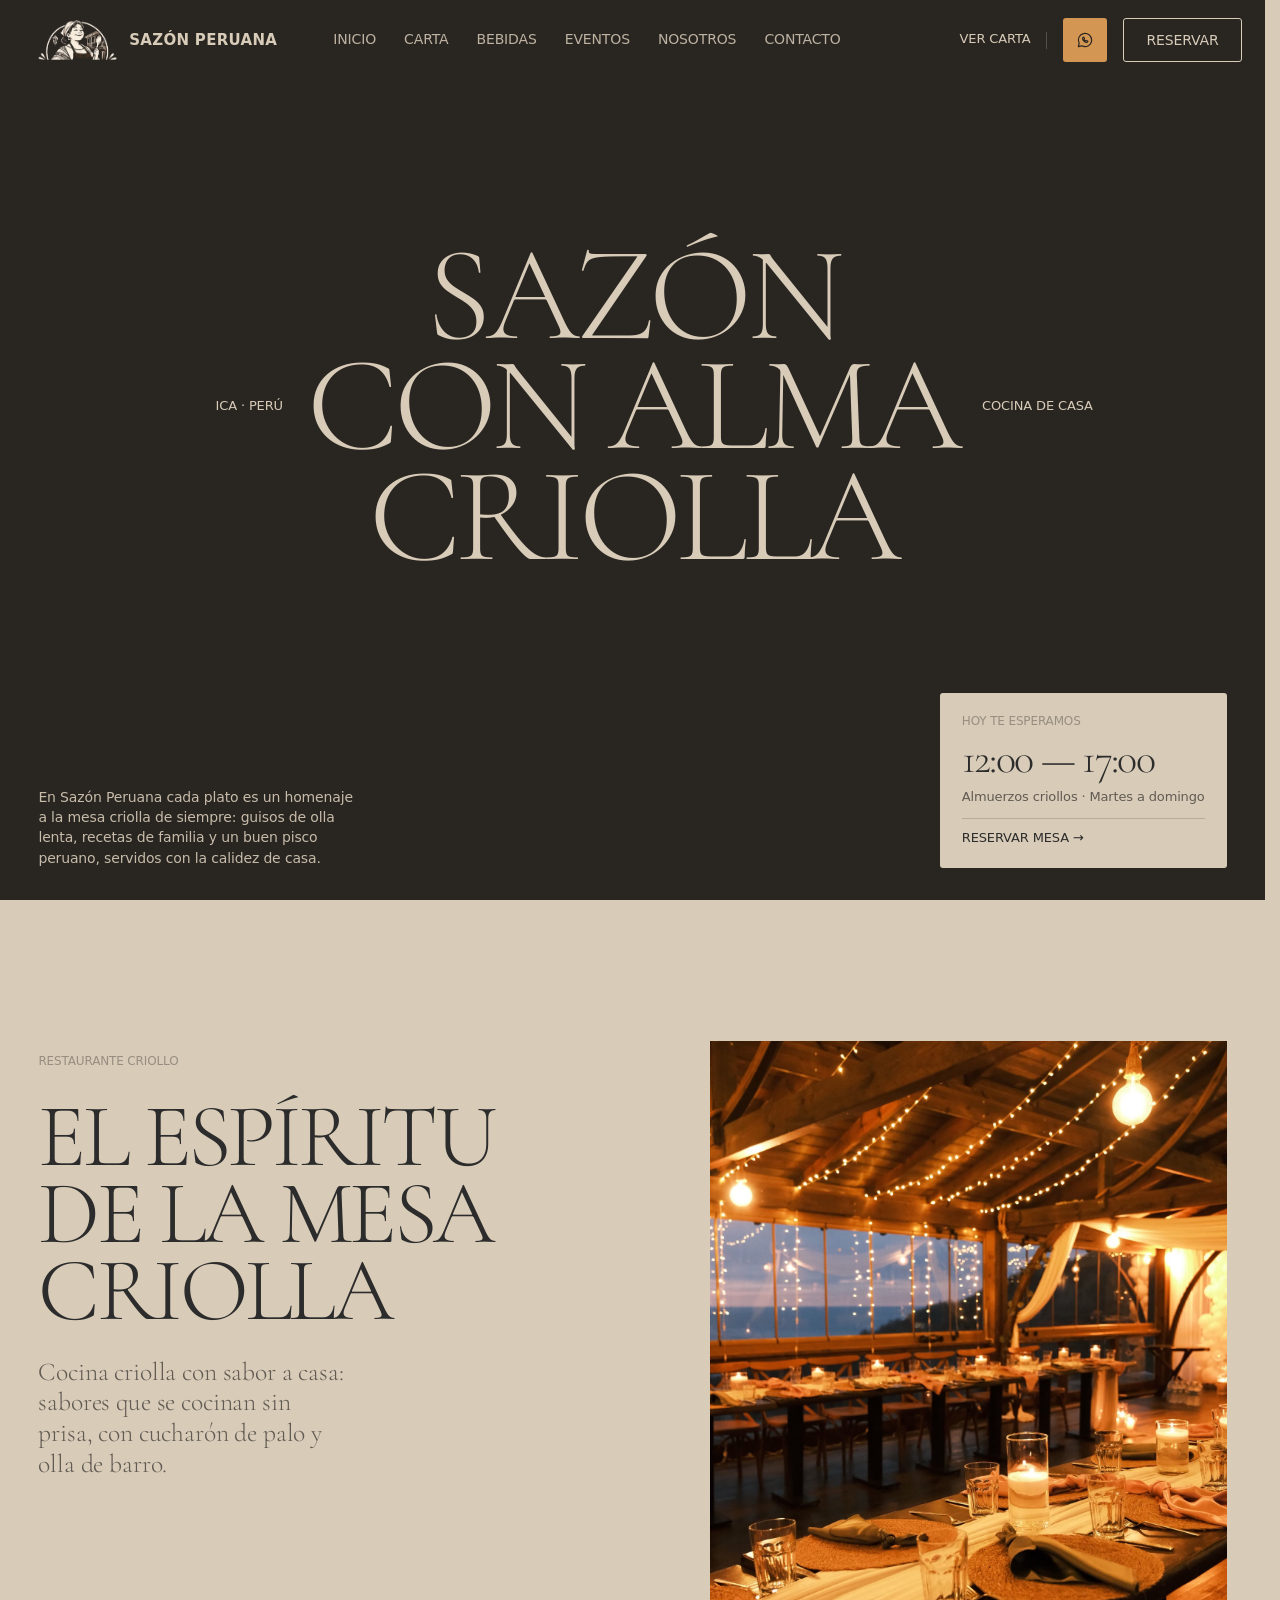
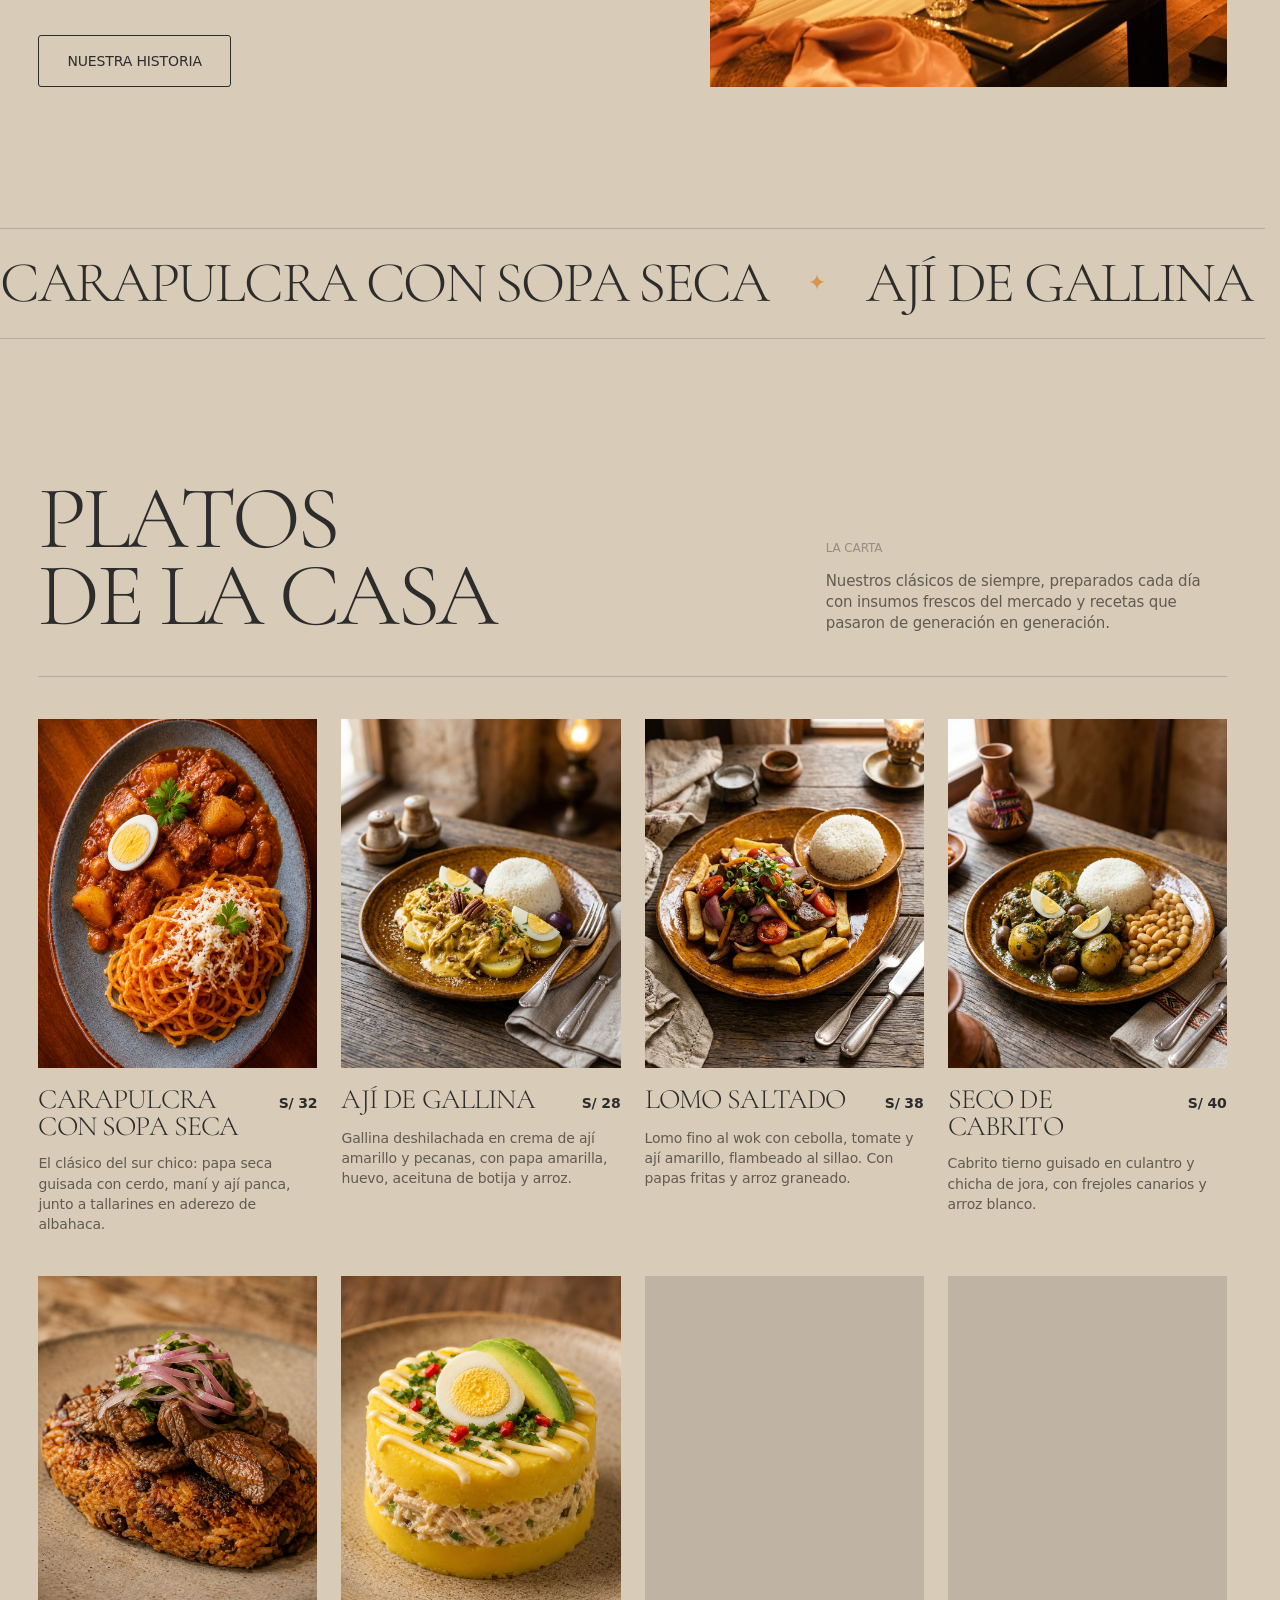
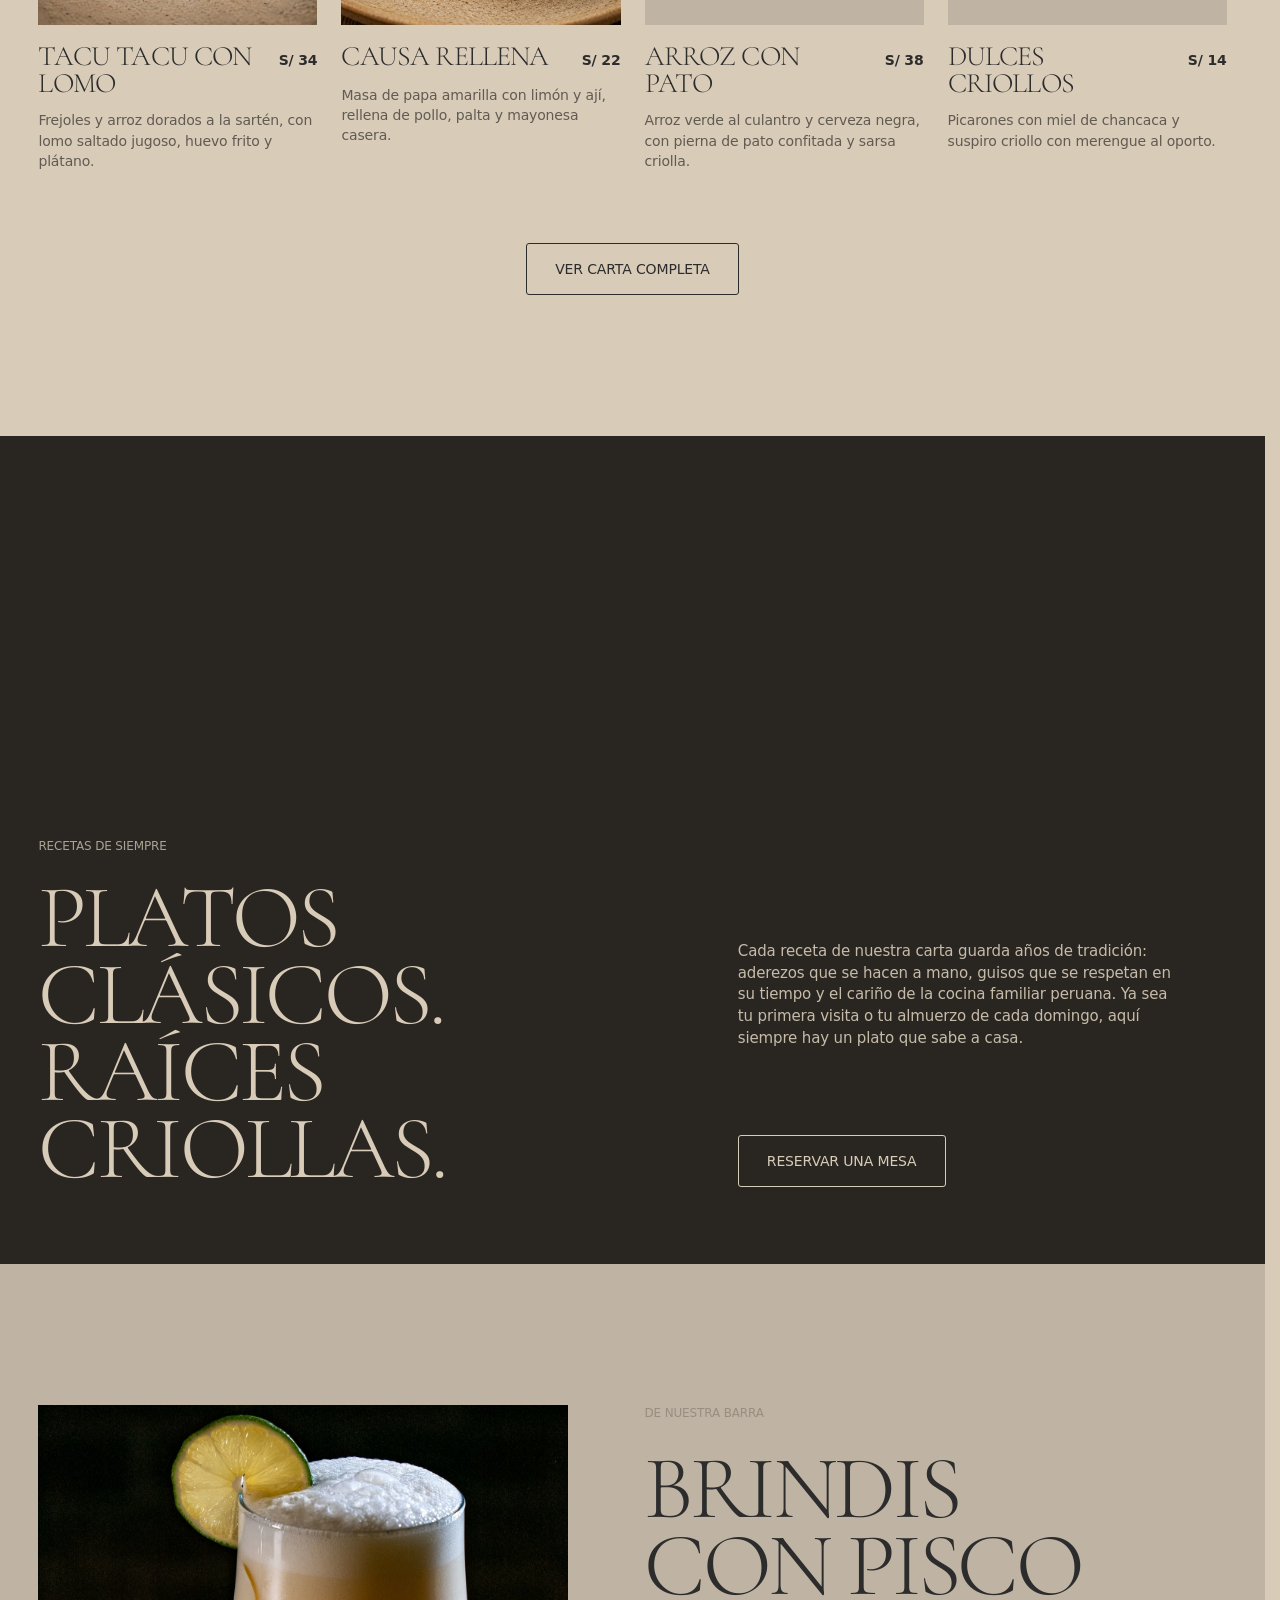
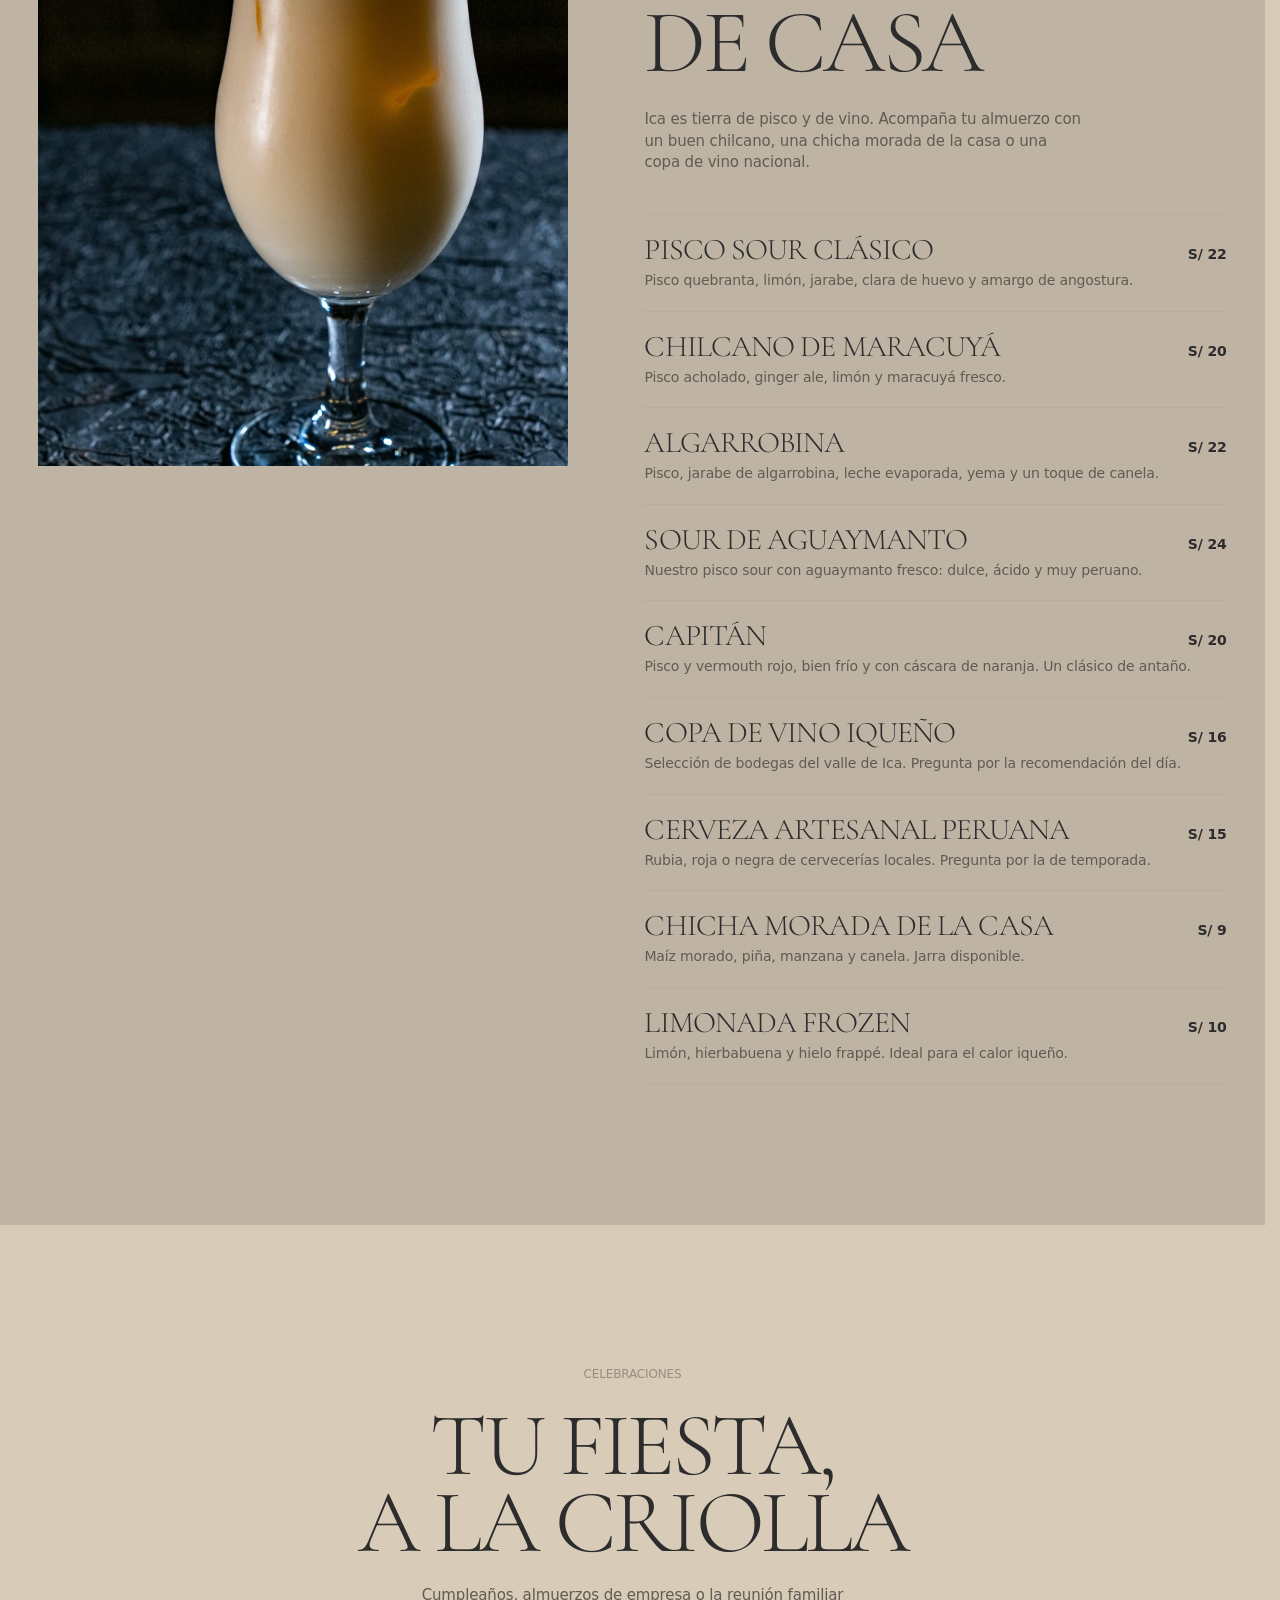
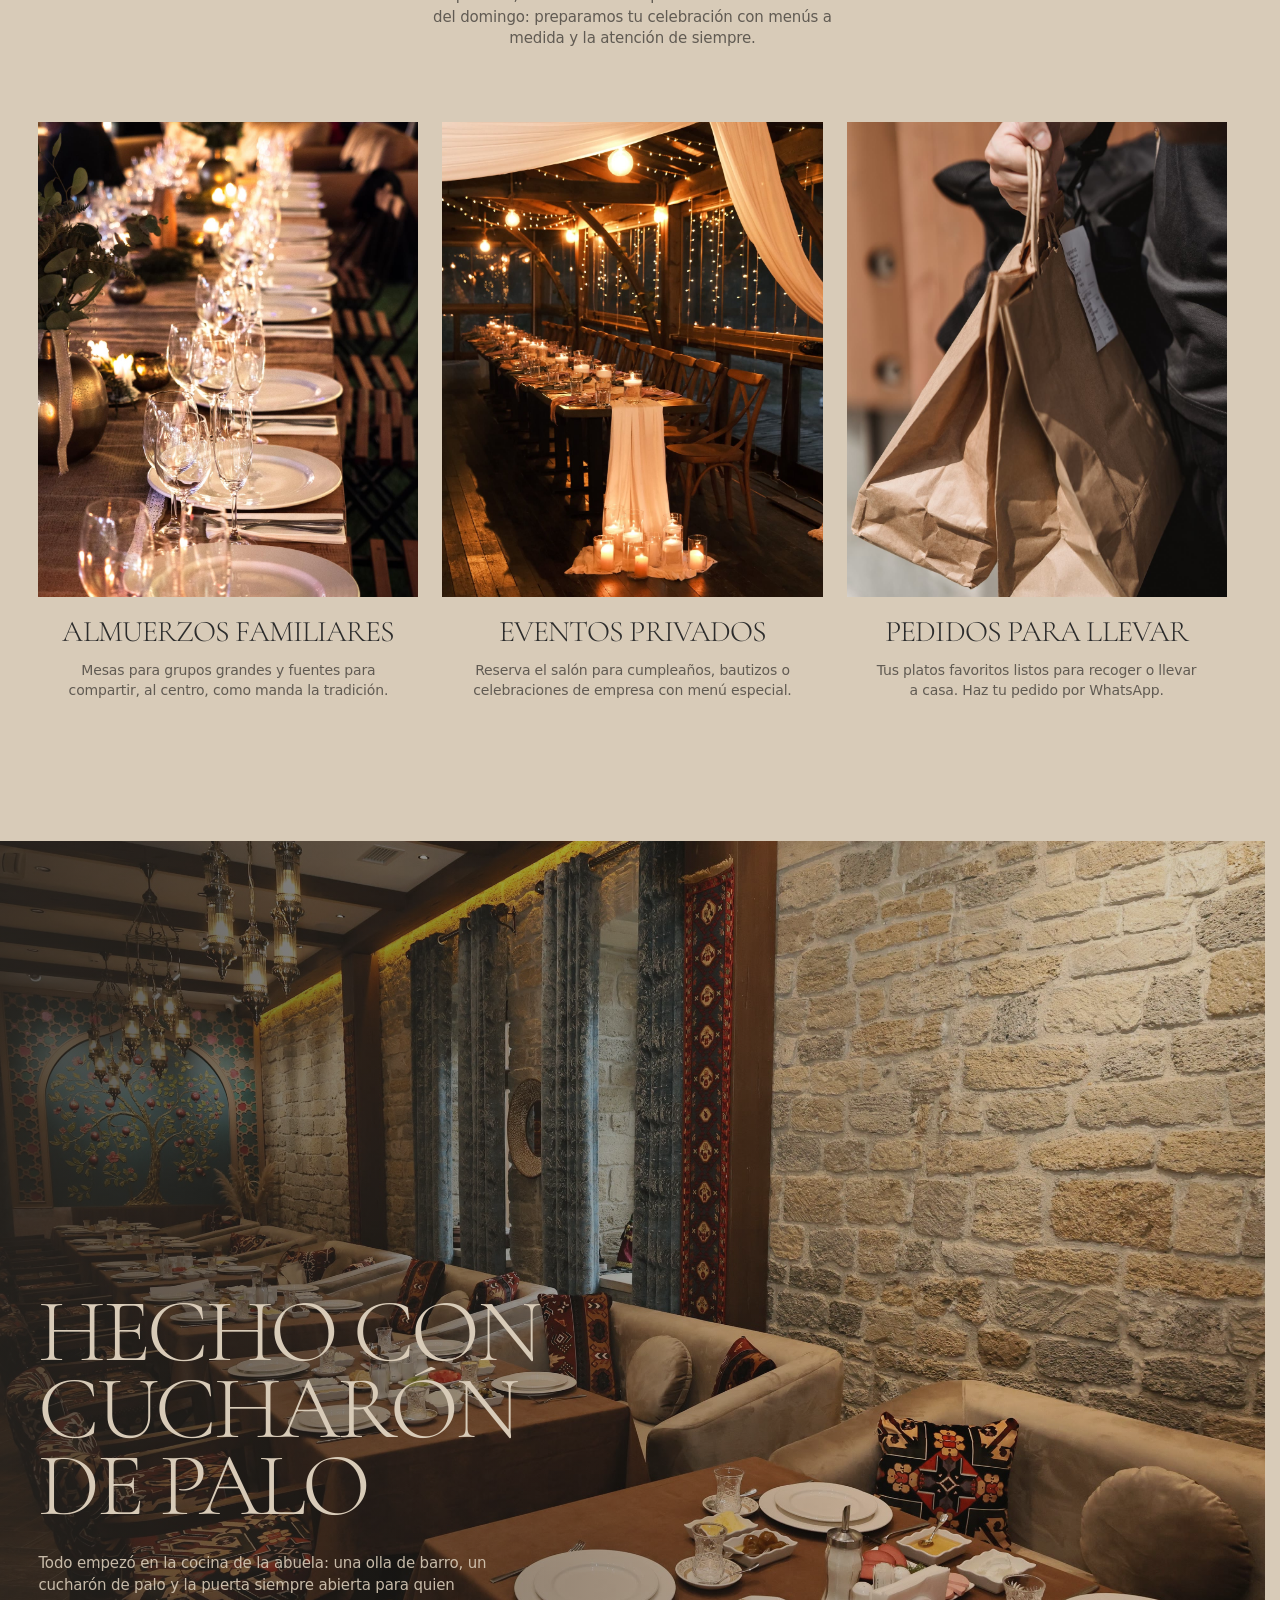
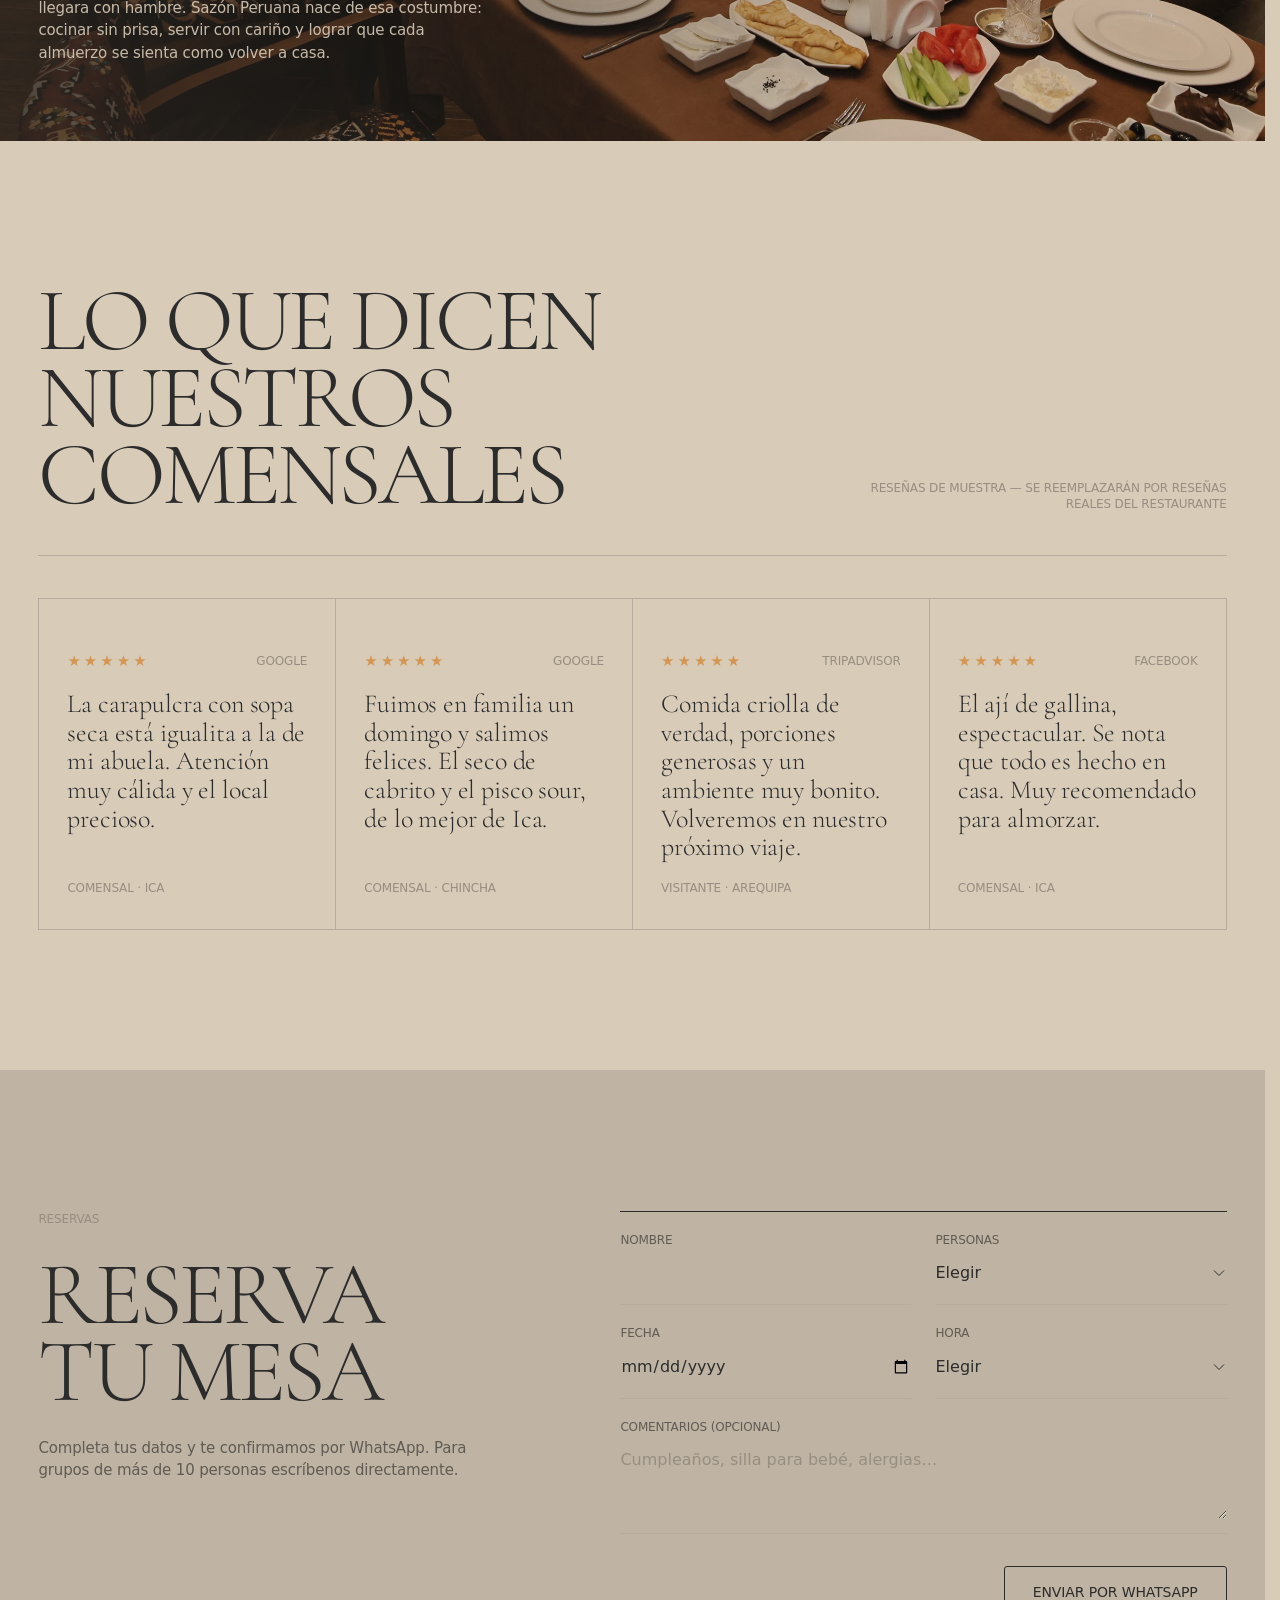
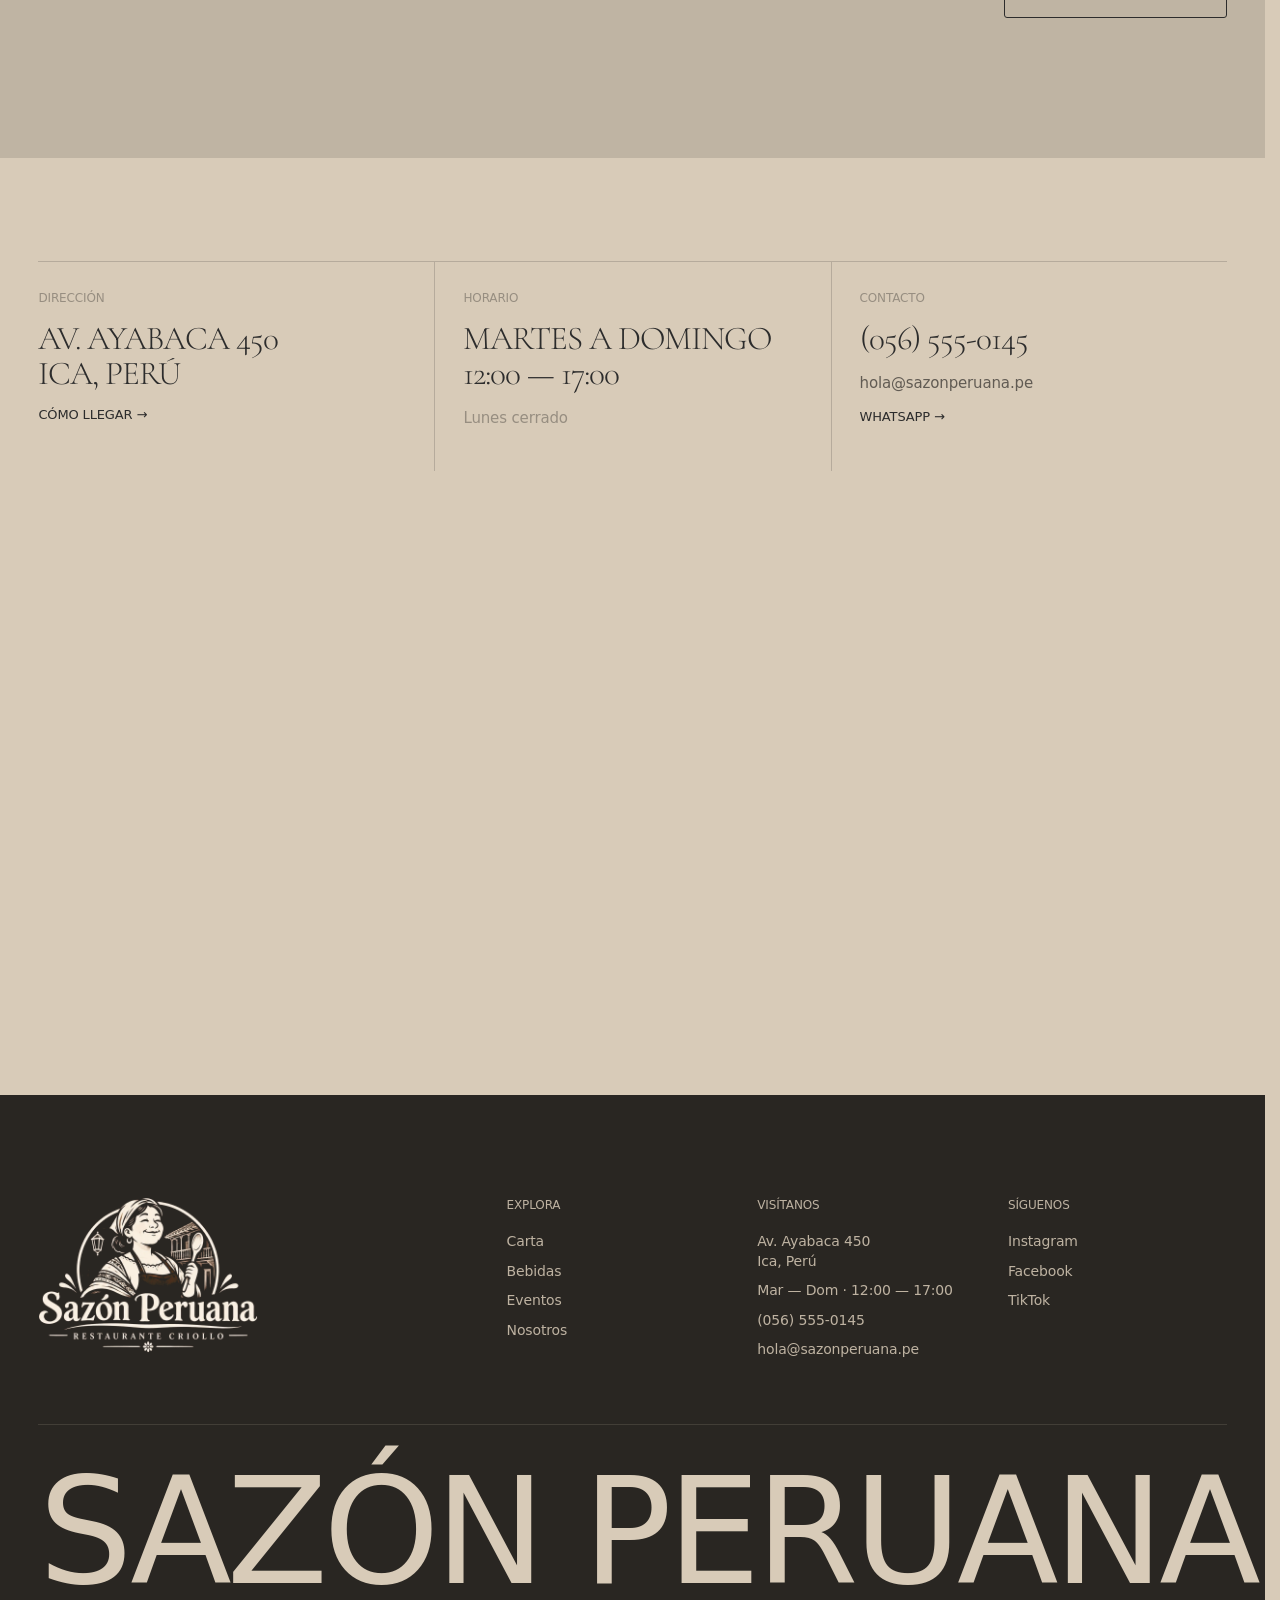
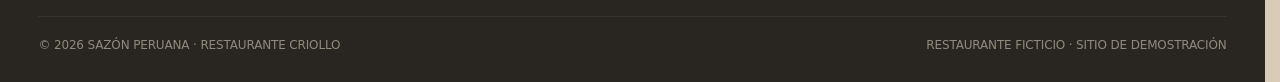
<file: index.html>
<!doctype html>
<html lang="es">
<head>
  <meta charset="utf-8">
  <meta name="viewport" content="width=device-width, initial-scale=1">
  <title>Sazón Peruana — Restaurante Criollo</title>
  <meta name="description" content="Sazón Peruana, restaurante criollo en Ica. Cocina criolla con sabor a casa: guisos de olla lenta, recetas de familia y pisco peruano. Reserva tu mesa.">
  <link rel="icon" type="image/png" href="assets/img/sp-mark-dark.png">
  <meta name="theme-color" content="#2c2c2c">

  <!-- - vista previa al compartir -->
  <meta property="og:type" content="restaurant">
  <meta property="og:locale" content="es_PE">
  <meta property="og:site_name" content="Sazón Peruana">
  <meta property="og:title" content="Sazón Peruana — Restaurante Criollo">
  <meta property="og:description" content="Cocina criolla con sabor a casa en Ica. Guisos de olla lenta, recetas de familia y pisco peruano. Reserva tu mesa.">
  <meta property="og:url" content="https://sazon-peruana-demo.netlify.app/">
  <meta property="og:image" content="https://sazon-peruana-demo.netlify.app/assets/img/web/og-sazon-peruana.jpg">
  <link rel="canonical" href="https://sazon-peruana-demo.netlify.app/">
  <meta property="og:image:width" content="1200">
  <meta property="og:image:height" content="630">
  <meta property="og:image:alt" content="Comedor de Sazón Peruana con el logo del restaurante">
  <meta name="twitter:card" content="summary_large_image">

  <!-- - fuentes -->
  <link rel="preconnect" href="https://fonts.googleapis.com">
  <link rel="preconnect" href="https://fonts.gstatic.com" crossorigin>
  <link href="https://fonts.googleapis.com/css2?family=Cormorant+Garamond:ital,wght@0,300;0,400;1,300&display=swap" rel="stylesheet">
  <link href="https://api.fontshare.com/v2/css?f[]=satoshi@500,700&display=swap" rel="stylesheet">

  <link rel="stylesheet" href="css/styles.css">
  <link rel="stylesheet" href="css/intro.css">
</head>
<body>

  <!-- - intro del logo: oculta por defecto, js/intro.js decide si se muestra -->
  <div class="splash" id="splash" hidden>
    <button type="button" class="splash-skip" aria-label="Saltar introducción">Saltar</button>
    <div class="splash-stage" aria-hidden="true">
      <div class="splash-pieces">
        <img class="splash-piece p-circulo" src="assets/img/intro/intro-circulo.webp" alt="" width="912" height="644">
        <img class="splash-piece p-balcon" src="assets/img/intro/intro-balcon.webp" alt="" width="912" height="644">
        <img class="splash-piece p-farol" src="assets/img/intro/intro-farol.webp" alt="" width="912" height="644">
        <div class="splash-clip">
          <div class="splash-layer splash-piece p-senora">
            <img src="assets/img/intro/intro-senora.webp" alt="" width="912" height="644">
            <img class="splash-spoon" src="assets/img/intro/intro-cuchara.webp" alt="" width="912" height="644">
          </div>
        </div>
        <img class="splash-piece p-curvas-izq" src="assets/img/intro/intro-curvas-izq.webp" alt="" width="912" height="644">
        <img class="splash-piece p-curvas-der" src="assets/img/intro/intro-curvas-der.webp" alt="" width="912" height="644">
        <img class="splash-piece p-titulo" src="assets/img/intro/intro-titulo.webp" alt="" width="912" height="644">
        <img class="splash-piece p-lineas-izq" src="assets/img/intro/intro-lineas.webp" alt="" width="912" height="644">
        <img class="splash-piece p-lineas-der" src="assets/img/intro/intro-lineas.webp" alt="" width="912" height="644">
        <img class="splash-piece p-subtitulo" src="assets/img/intro/intro-subtitulo.webp" alt="" width="912" height="644">
        <img class="splash-piece p-lineasflor-izq" src="assets/img/intro/intro-lineas-flor.webp" alt="" width="912" height="644">
        <img class="splash-piece p-lineasflor-der" src="assets/img/intro/intro-lineas-flor.webp" alt="" width="912" height="644">
        <img class="splash-piece p-flor" src="assets/img/intro/intro-flor.webp" alt="" width="912" height="644">
      </div>
      <!-- - color final: cada pieza brilla y queda con su color (la pieza es la mascara) -->
      <div class="splash-tints">
        <div class="splash-tint t-circulo"><span></span></div>
        <div class="splash-tint t-farol"><span></span></div>
        <div class="splash-tint t-balcon"><span></span></div>
        <div class="splash-tint t-senora"><span></span></div>
        <div class="splash-tint t-cuchara"><span></span></div>
        <div class="splash-tint t-curvas-izq"><span></span></div>
        <div class="splash-tint t-curvas-der"><span></span></div>
        <div class="splash-tint t-titulo"><span></span></div>
        <div class="splash-tint t-lineas"><span></span></div>
        <div class="splash-tint t-subtitulo"><span></span></div>
        <div class="splash-tint t-lineas-flor"><span></span></div>
        <div class="splash-tint t-flor"><span></span></div>
      </div>
      <div class="splash-shine"></div>
      <svg class="splash-fx" viewBox="0 0 912 644" focusable="false">
        <defs>
          <radialGradient id="splash-glow-grad">
            <stop offset="0" stop-color="#fff3dc" stop-opacity="0.95"/>
            <stop offset="0.45" stop-color="#f1e6d2" stop-opacity="0.35"/>
            <stop offset="1" stop-color="#f1e6d2" stop-opacity="0"/>
          </radialGradient>
        </defs>
        <path class="splash-trace" pathLength="1" d="M 177 392 A 289.74 289.74 0 1 1 733.5 392"/>
        <circle class="splash-glow" cx="246" cy="186" r="52" fill="url(#splash-glow-grad)"/>
        <g class="splash-aroma">
          <path pathLength="1" d="M 652 134 c -9 -10 7 -20 -2 -32 c -6 -8 4 -16 0 -24"/>
          <path pathLength="1" d="M 667 128 c -8 -11 9 -22 0 -35 c -6 -9 5 -17 1 -26"/>
          <path pathLength="1" d="M 682 134 c -9 -10 7 -20 -2 -32 c -6 -8 4 -16 0 -24"/>
        </g>
        <g class="splash-sparks">
          <path d="M 118 64 C 120 75 121 76 132 78 C 121 80 120 81 118 92 C 116 81 115 80 104 78 C 115 76 116 75 118 64 Z"/>
          <path d="M 806 48 C 808 59 809 60 820 62 C 809 64 808 65 806 76 C 804 65 803 64 792 62 C 803 60 804 59 806 48 Z"/>
          <path d="M 52 236 C 53.5 244 54.5 245 62 246.5 C 54.5 248 53.5 249 52 257 C 50.5 249 49.5 248 42 246.5 C 49.5 245 50.5 244 52 236 Z"/>
          <path d="M 868 226 C 869.5 234 870.5 235 878 236.5 C 870.5 238 869.5 239 868 247 C 866.5 239 865.5 238 858 236.5 C 865.5 235 866.5 234 868 226 Z"/>
        </g>
      </svg>
    </div>
  </div>
  <script src="js/intro.js"></script>

  <!-- - nav -->
  <header class="nav" id="nav">
    <a href="#inicio" class="nav__brand" aria-label="Sazón Peruana — inicio">
      <img src="assets/img/sp-mark-light.png" alt="" width="79" height="40">
      <span>Sazón Peruana</span>
    </a>

    <nav class="nav__links" aria-label="Principal">
      <a href="#inicio">Inicio</a>
      <a href="#carta">Carta</a>
      <a href="#bebidas">Bebidas</a>
      <a href="#eventos">Eventos</a>
      <a href="#nosotros">Nosotros</a>
      <a href="#contacto">Contacto</a>
    </nav>

    <div class="nav__actions">
      <a href="assets/carta/carta-sazon-peruana.pdf" class="link-text nav__menu-link" target="_blank" rel="noopener">Ver carta</a>
      <a href="#" class="icon-btn js-whatsapp" aria-label="Escríbenos por WhatsApp">
        <svg viewBox="0 0 24 24" aria-hidden="true"><path d="M20 12a8 8 0 0 1-11.8 7L4 20l1-4.1A8 8 0 1 1 20 12Z"/><path d="M9 9.5c0 2.8 2.7 5.5 5.5 5.5l1-1.5-2-1-1 .7a4 4 0 0 1-1.7-1.7l.7-1-1-2Z"/></svg>
      </a>
      <a href="#reservas" class="btn btn--light nav__cta">Reservar</a>
      <button class="nav__burger" aria-label="Abrir menú" aria-expanded="false" aria-controls="mobile-menu">
        <span></span><span></span>
      </button>
    </div>
  </header>

  <div class="mobile-menu" id="mobile-menu" hidden>
    <nav aria-label="Menú móvil">
      <a href="#inicio">Inicio</a>
      <a href="#carta">Carta</a>
      <a href="#bebidas">Bebidas</a>
      <a href="#eventos">Eventos</a>
      <a href="#nosotros">Nosotros</a>
      <a href="#contacto">Contacto</a>
    </nav>
    <a href="#reservas" class="btn btn--light">Reservar una mesa</a>
  </div>

  <main>

    <!-- - hero -->
    <section class="hero" id="inicio">
      <div class="hero__media">
        <!-- - video 1: version movil en celular, 4k en pc -->
        <video class="hero__video bg-video" autoplay muted loop playsinline preload="auto" aria-hidden="true">
          <source src="assets/video/Video%201%20-%20movil.mp4" type="video/mp4" media="(max-width: 1024px)">
          <source src="assets/video/Video%201.mp4" type="video/mp4">
        </video>
      </div>
      <div class="hero__overlay"></div>

      <div class="hero__content">
        <p class="hero__meta hero__meta--left">Ica · Perú</p>
        <h1 class="hero__title">
          <span>Sazón</span>
          <span>con alma</span>
          <span>criolla</span>
        </h1>
        <p class="hero__meta hero__meta--right">Cocina de casa</p>
      </div>

      <div class="hero__footer">
        <p class="hero__lede">En Sazón Peruana cada plato es un homenaje a la mesa criolla de siempre: guisos de olla lenta, recetas de familia y un buen pisco peruano, servidos con la calidez de casa.</p>

        <aside class="hero__card">
          <p class="caption">Hoy te esperamos</p>
          <p class="hero__card-hours">12:00 — 17:00</p>
          <p class="hero__card-note">Almuerzos criollos · Martes a domingo</p>
          <a href="#reservas" class="link-text">Reservar mesa →</a>
        </aside>
      </div>
    </section>

    <!-- - intro -->
    <section class="intro section" id="nosotros-intro">
      <div class="intro__grid">
        <div class="intro__text">
          <p class="caption">Restaurante criollo</p>
          <h2 class="h-display reveal">El espíritu<br>de la mesa<br>criolla</h2>
          <p class="body-lg">Cocina criolla con sabor a casa: sabores que se cocinan sin prisa, con cucharón de palo y olla de barro.</p>
          <a href="#nosotros" class="btn btn--dark">Nuestra historia</a>
        </div>
        <figure class="intro__media">
          <img class="media-img" src="assets/img/web/imagen-01.jpg" alt="Salón de Sazón Peruana con mesas puestas y luces cálidas" loading="lazy" decoding="async">
        </figure>
      </div>
    </section>

    <!-- - marquee -->
    <div class="marquee" aria-hidden="true">
      <div class="marquee__track">
        <span>Carapulcra con sopa seca</span><i>✦</i>
        <span>Ají de gallina</span><i>✦</i>
        <span>Lomo saltado</span><i>✦</i>
        <span>Seco de cabrito</span><i>✦</i>
        <span>Tacu tacu</span><i>✦</i>
        <span>Causa rellena</span><i>✦</i>
        <span>Picarones</span><i>✦</i>
        <span>Chilcano de pisco</span><i>✦</i>
        <span>Carapulcra con sopa seca</span><i>✦</i>
        <span>Ají de gallina</span><i>✦</i>
        <span>Lomo saltado</span><i>✦</i>
        <span>Seco de cabrito</span><i>✦</i>
        <span>Tacu tacu</span><i>✦</i>
        <span>Causa rellena</span><i>✦</i>
        <span>Picarones</span><i>✦</i>
        <span>Chilcano de pisco</span><i>✦</i>
      </div>
    </div>

    <!-- - carta -->
    <section class="menu section" id="carta">
      <div class="section-head">
        <h2 class="h-display reveal">Platos<br>de la casa</h2>
        <div class="section-head__aside">
          <p class="caption">La carta</p>
          <p>Nuestros clásicos de siempre, preparados cada día con insumos frescos del mercado y recetas que pasaron de generación en generación.</p>
        </div>
      </div>

      <div class="menu__grid">
        <article class="dish">
          <div class="dish__media"><img src="assets/img/web/imagen-02.jpg" alt="Carapulcra con sopa seca" loading="lazy" decoding="async"></div>
          <div class="dish__row"><h3>Carapulcra con sopa seca</h3><span class="dish__price">S/ 32</span></div>
          <p>El clásico del sur chico: papa seca guisada con cerdo, maní y ají panca, junto a tallarines en aderezo de albahaca.</p>
        </article>
        <article class="dish">
          <div class="dish__media"><img src="assets/img/web/imagen-03.jpg" alt="Ají de gallina con arroz, papa y huevo" loading="lazy" decoding="async"></div>
          <div class="dish__row"><h3>Ají de gallina</h3><span class="dish__price">S/ 28</span></div>
          <p>Gallina deshilachada en crema de ají amarillo y pecanas, con papa amarilla, huevo, aceituna de botija y arroz.</p>
        </article>
        <article class="dish">
          <div class="dish__media"><img src="assets/img/web/imagen-04.jpg" alt="Lomo saltado con papas fritas y arroz" loading="lazy" decoding="async"></div>
          <div class="dish__row"><h3>Lomo saltado</h3><span class="dish__price">S/ 38</span></div>
          <p>Lomo fino al wok con cebolla, tomate y ají amarillo, flambeado al sillao. Con papas fritas y arroz graneado.</p>
        </article>
        <article class="dish">
          <div class="dish__media"><img src="assets/img/web/imagen-05.jpg" alt="Seco de cabrito con frejoles y arroz" loading="lazy" decoding="async"></div>
          <div class="dish__row"><h3>Seco de cabrito</h3><span class="dish__price">S/ 40</span></div>
          <p>Cabrito tierno guisado en culantro y chicha de jora, con frejoles canarios y arroz blanco.</p>
        </article>
        <article class="dish">
          <div class="dish__media"><img src="assets/img/web/imagen-06.jpg" alt="Tacu tacu con lomo y sarsa criolla" loading="lazy" decoding="async"></div>
          <div class="dish__row"><h3>Tacu tacu con lomo</h3><span class="dish__price">S/ 34</span></div>
          <p>Frejoles y arroz dorados a la sartén, con lomo saltado jugoso, huevo frito y plátano.</p>
        </article>
        <article class="dish">
          <div class="dish__media"><img src="assets/img/web/imagen-07.jpg" alt="Causa rellena con palta y huevo" loading="lazy" decoding="async"></div>
          <div class="dish__row"><h3>Causa rellena</h3><span class="dish__price">S/ 22</span></div>
          <p>Masa de papa amarilla con limón y ají, rellena de pollo, palta y mayonesa casera.</p>
        </article>
        <article class="dish">
          <div class="dish__media"><img src="assets/img/web/imagen-08.jpg" alt="Arroz con pato y sarsa criolla" loading="lazy" decoding="async"></div>
          <div class="dish__row"><h3>Arroz con pato</h3><span class="dish__price">S/ 38</span></div>
          <p>Arroz verde al culantro y cerveza negra, con pierna de pato confitada y sarsa criolla.</p>
        </article>
        <article class="dish">
          <div class="dish__media"><img src="assets/img/web/imagen-09.jpg" alt="Picarones con miel y suspiro criollo" loading="lazy" decoding="async"></div>
          <div class="dish__row"><h3>Dulces criollos</h3><span class="dish__price">S/ 14</span></div>
          <p>Picarones con miel de chancaca y suspiro criollo con merengue al oporto.</p>
        </article>
      </div>

      <div class="menu__footer">
        <a href="assets/carta/carta-sazon-peruana.pdf" class="btn btn--dark" target="_blank" rel="noopener">Ver carta completa</a>
      </div>
    </section>

    <!-- - frase con video 2 -->
    <section class="statement" id="tradicion">
      <div class="statement__media">
        <!-- - video 2: carga al llegar a la seccion -->
        <video class="bg-video" data-lazy muted loop playsinline preload="none" aria-hidden="true">
          <source data-src="assets/video/Video%202%20-%20movil.mp4" type="video/mp4" media="(max-width: 1024px)">
          <source data-src="assets/video/Video%202.mp4" type="video/mp4">
        </video>
      </div>
      <div class="statement__overlay"></div>
      <div class="statement__content">
        <p class="caption caption--light">Recetas de siempre</p>
        <h2 class="h-display h-display--light reveal">Platos clásicos.<br>Raíces criollas.</h2>
        <p class="statement__text">Cada receta de nuestra carta guarda años de tradición: aderezos que se hacen a mano, guisos que se respetan en su tiempo y el cariño de la cocina familiar peruana. Ya sea tu primera visita o tu almuerzo de cada domingo, aquí siempre hay un plato que sabe a casa.</p>
        <a href="#reservas" class="btn btn--light">Reservar una mesa</a>
      </div>
    </section>

    <!-- - bebidas -->
    <section class="drinks section section--linen" id="bebidas">
      <div class="drinks__grid">
        <figure class="drinks__media">
          <img class="media-img" src="assets/img/web/imagen-10.jpg" alt="Pisco sour servido en copa" loading="lazy" decoding="async">
        </figure>

        <div class="drinks__content">
          <p class="caption">De nuestra barra</p>
          <h2 class="h-display reveal">Brindis<br>con pisco<br>de casa</h2>
          <p class="body">Ica es tierra de pisco y de vino. Acompaña tu almuerzo con un buen chilcano, una chicha morada de la casa o una copa de vino nacional.</p>

          <ul class="drink-list">
            <li><div class="drink-list__row"><h3>Pisco sour clásico</h3><span>S/ 22</span></div><p>Pisco quebranta, limón, jarabe, clara de huevo y amargo de angostura.</p></li>
            <li><div class="drink-list__row"><h3>Chilcano de maracuyá</h3><span>S/ 20</span></div><p>Pisco acholado, ginger ale, limón y maracuyá fresco.</p></li>
            <li><div class="drink-list__row"><h3>Algarrobina</h3><span>S/ 22</span></div><p>Pisco, jarabe de algarrobina, leche evaporada, yema y un toque de canela.</p></li>
            <li><div class="drink-list__row"><h3>Sour de aguaymanto</h3><span>S/ 24</span></div><p>Nuestro pisco sour con aguaymanto fresco: dulce, ácido y muy peruano.</p></li>
            <li><div class="drink-list__row"><h3>Capitán</h3><span>S/ 20</span></div><p>Pisco y vermouth rojo, bien frío y con cáscara de naranja. Un clásico de antaño.</p></li>
            <li><div class="drink-list__row"><h3>Copa de vino iqueño</h3><span>S/ 16</span></div><p>Selección de bodegas del valle de Ica. Pregunta por la recomendación del día.</p></li>
            <li><div class="drink-list__row"><h3>Cerveza artesanal peruana</h3><span>S/ 15</span></div><p>Rubia, roja o negra de cervecerías locales. Pregunta por la de temporada.</p></li>
            <li><div class="drink-list__row"><h3>Chicha morada de la casa</h3><span>S/ 9</span></div><p>Maíz morado, piña, manzana y canela. Jarra disponible.</p></li>
            <li><div class="drink-list__row"><h3>Limonada frozen</h3><span>S/ 10</span></div><p>Limón, hierbabuena y hielo frappé. Ideal para el calor iqueño.</p></li>
          </ul>
        </div>
      </div>
    </section>

    <!-- - eventos -->
    <section class="events section" id="eventos">
      <div class="events__head">
        <p class="caption">Celebraciones</p>
        <h2 class="h-display reveal">Tu fiesta,<br>a la criolla</h2>
        <p class="body">Cumpleaños, almuerzos de empresa o la reunión familiar del domingo: preparamos tu celebración con menús a medida y la atención de siempre.</p>
      </div>

      <div class="events__grid">
        <article class="event">
          <div class="event__media"><img src="assets/img/web/imagen-11.jpg" alt="Mesa larga servida para una reunión familiar" loading="lazy" decoding="async"></div>
          <h3>Almuerzos familiares</h3>
          <p>Mesas para grupos grandes y fuentes para compartir, al centro, como manda la tradición.</p>
        </article>
        <article class="event">
          <div class="event__media"><img src="assets/img/web/imagen-12.jpg" alt="Salón decorado para un evento privado" loading="lazy" decoding="async"></div>
          <h3>Eventos privados</h3>
          <p>Reserva el salón para cumpleaños, bautizos o celebraciones de empresa con menú especial.</p>
        </article>
        <article class="event">
          <div class="event__media"><img src="assets/img/web/imagen-13.jpg" alt="Pedido para llevar en bolsas de papel" loading="lazy" decoding="async"></div>
          <h3>Pedidos para llevar</h3>
          <p>Tus platos favoritos listos para recoger o llevar a casa. Haz tu pedido por WhatsApp.</p>
        </article>
      </div>
    </section>

    <!-- - historia -->
    <section class="story" id="nosotros">
      <div class="story__media">
        <img class="media-img" src="assets/img/web/imagen-14.jpg" alt="" loading="lazy" decoding="async">
      </div>
      <div class="story__overlay"></div>
      <div class="story__content">
        <h2 class="h-display h-display--light reveal">Hecho con<br>cucharón<br>de palo</h2>
        <p>Todo empezó en la cocina de la abuela: una olla de barro, un cucharón de palo y la puerta siempre abierta para quien llegara con hambre. Sazón Peruana nace de esa costumbre: cocinar sin prisa, servir con cariño y lograr que cada almuerzo se sienta como volver a casa.</p>
      </div>
    </section>

    <!-- - reseñas -->
    <section class="reviews section" id="opiniones">
      <div class="section-head">
        <h2 class="h-display reveal">Lo que dicen<br>nuestros comensales</h2>
        <div class="section-head__aside">
          <p class="caption">Reseñas de muestra — se reemplazarán por reseñas reales del restaurante</p>
        </div>
      </div>

      <div class="reviews__row">
        <article class="review">
          <div class="review__top"><span class="stars" aria-label="5 de 5">★★★★★</span><span class="caption">Google</span></div>
          <p>La carapulcra con sopa seca está igualita a la de mi abuela. Atención muy cálida y el local precioso.</p>
          <p class="review__author">Comensal · Ica</p>
        </article>
        <article class="review">
          <div class="review__top"><span class="stars" aria-label="5 de 5">★★★★★</span><span class="caption">Google</span></div>
          <p>Fuimos en familia un domingo y salimos felices. El seco de cabrito y el pisco sour, de lo mejor de Ica.</p>
          <p class="review__author">Comensal · Chincha</p>
        </article>
        <article class="review">
          <div class="review__top"><span class="stars" aria-label="5 de 5">★★★★★</span><span class="caption">Tripadvisor</span></div>
          <p>Comida criolla de verdad, porciones generosas y un ambiente muy bonito. Volveremos en nuestro próximo viaje.</p>
          <p class="review__author">Visitante · Arequipa</p>
        </article>
        <article class="review">
          <div class="review__top"><span class="stars" aria-label="5 de 5">★★★★★</span><span class="caption">Facebook</span></div>
          <p>El ají de gallina, espectacular. Se nota que todo es hecho en casa. Muy recomendado para almorzar.</p>
          <p class="review__author">Comensal · Ica</p>
        </article>
      </div>
    </section>

    <!-- - reservas y contacto -->
    <section class="booking section section--linen" id="reservas">
      <div class="booking__grid">
        <div class="booking__intro">
          <p class="caption">Reservas</p>
          <h2 class="h-display reveal">Reserva<br>tu mesa</h2>
          <p class="body">Completa tus datos y te confirmamos por WhatsApp. Para grupos de más de 10 personas escríbenos directamente.</p>
        </div>

        <form class="form" id="booking-form" novalidate>
          <label class="field"><span>Nombre</span><input type="text" name="nombre" autocomplete="name" required></label>
          <label class="field"><span>Personas</span>
            <select name="personas" required>
              <option value="" disabled selected>Elegir</option>
              <option>1</option><option>2</option><option>3</option><option>4</option><option>5</option><option>6</option><option>7</option><option>8</option><option>9</option><option>10+</option>
            </select>
          </label>
          <label class="field"><span>Fecha</span><input type="date" name="fecha" required></label>
          <label class="field"><span>Hora</span>
            <select name="hora" required>
              <option value="" disabled selected>Elegir</option>
              <option>12:00</option><option>12:30</option><option>13:00</option><option>13:30</option><option>14:00</option><option>14:30</option><option>15:00</option><option>15:30</option><option>16:00</option>
            </select>
          </label>
          <label class="field field--full"><span>Comentarios (opcional)</span><textarea name="comentario" rows="3" placeholder="Cumpleaños, silla para bebé, alergias…"></textarea></label>
          <div class="form__footer">
            <p class="form__msg" role="status" aria-live="polite"></p>
            <button type="submit" class="btn btn--dark">Enviar por WhatsApp</button>
          </div>
        </form>
      </div>
    </section>

    <section class="contact section" id="contacto">
      <div class="contact__grid">
        <div class="contact__col">
          <p class="caption">Dirección</p>
          <p class="contact__big">Av. Ayabaca 450<br>Ica, Perú</p>
          <a href="https://www.google.com/maps/search/?api=1&amp;query=Universidad+Tecnol%C3%B3gica+del+Per%C3%BA+-+Sede+Ica%2C+Av.+Ayabaca%2C+Ica" class="link-text" target="_blank" rel="noopener">Cómo llegar →</a>
        </div>
        <div class="contact__col">
          <p class="caption">Horario</p>
          <p class="contact__big">Martes a domingo<br>12:00 — 17:00</p>
          <p class="muted">Lunes cerrado</p>
        </div>
        <div class="contact__col">
          <p class="caption">Contacto</p>
          <p class="contact__big">(056) 555-0145</p>
          <span class="contact__mail">hola@sazonperuana.pe</span>
          <a href="#" class="link-text js-whatsapp">WhatsApp →</a>
        </div>
      </div>
      <div class="contact__map">
        <iframe title="Ubicación de Sazón Peruana en Google Maps" src="https://www.google.com/maps?q=Universidad+Tecnol%C3%B3gica+del+Per%C3%BA+-+Sede+Ica%2C+Av.+Ayabaca%2C+Ica&amp;z=17&amp;output=embed" loading="lazy" referrerpolicy="no-referrer-when-downgrade" allowfullscreen></iframe>
      </div>
    </section>

  </main>

  <!-- - footer -->
  <footer class="footer">
    <div class="footer__top">
      <img class="footer__logo" src="assets/img/sp-logo-light.png" alt="Sazón Peruana — Restaurante criollo" width="240" height="170" loading="lazy">
      <div class="footer__cols">
        <nav class="footer__col" aria-label="Secciones">
          <p class="caption caption--light">Explora</p>
          <a href="#carta">Carta</a>
          <a href="#bebidas">Bebidas</a>
          <a href="#eventos">Eventos</a>
          <a href="#nosotros">Nosotros</a>
        </nav>
        <div class="footer__col">
          <p class="caption caption--light">Visítanos</p>
          <p>Av. Ayabaca 450<br>Ica, Perú</p>
          <p>Mar — Dom · 12:00 — 17:00</p>
          <p>(056) 555-0145</p>
          <p>hola@sazonperuana.pe</p>
        </div>
        <div class="footer__col">
          <p class="caption caption--light">Síguenos</p>
          <!-- - pasar a enlaces cuando haya redes -->
          <p>Instagram</p>
          <p>Facebook</p>
          <p>TikTok</p>
        </div>
      </div>
    </div>
    <p class="footer__wordmark" aria-hidden="true">Sazón Peruana</p>
    <div class="footer__bottom">
      <p>© <span id="year">2026</span> Sazón Peruana · Restaurante criollo</p>
      <p>Restaurante ficticio · Sitio de demostración</p>
    </div>
  </footer>

  <script src="js/config.js"></script>
  <script src="js/main.js"></script>
</body>
</html>
</file>
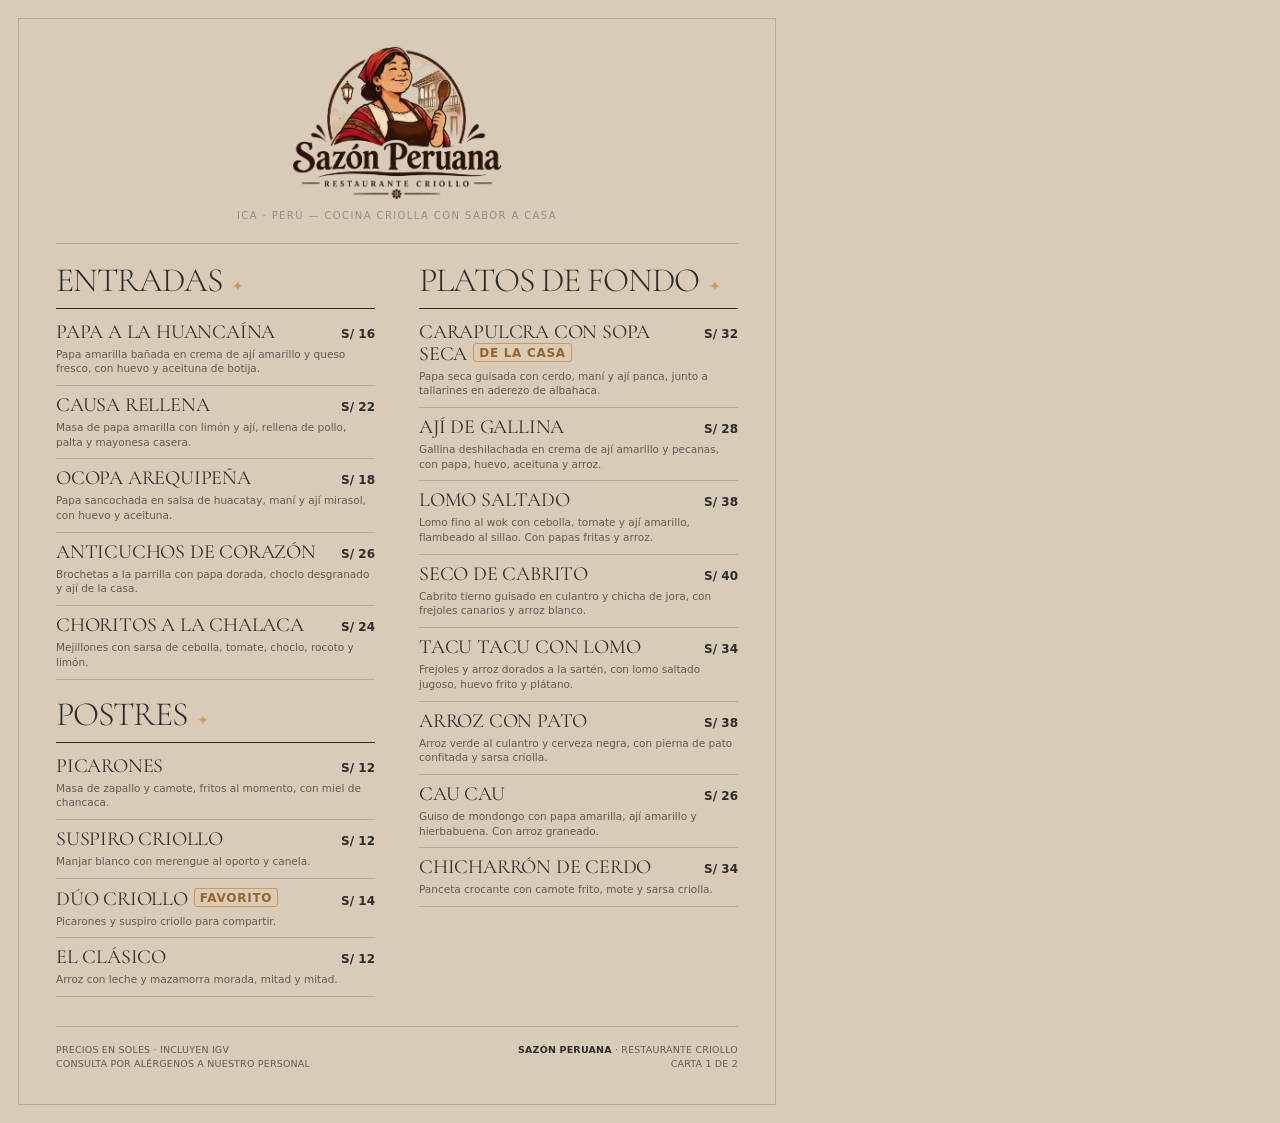
<file: _fuente/carta.html>
<!doctype html>
<html lang="es">
<head>
<meta charset="utf-8">
<title>Carta — Sazón Peruana</title>
<!-- - fuente de la carta pdf, ver con ?p=1 y ?p=2 -->
<link href="https://fonts.googleapis.com/css2?family=Cormorant+Garamond:ital,wght@0,300;0,400;1,300&display=swap" rel="stylesheet">
<link href="https://api.fontshare.com/v2/css?f[]=satoshi@500,700&display=swap" rel="stylesheet">
<style>
  :root {
    --parchment: #d8cbb8; --linen: #bfb4a3; --stone: #b6ab9c; --walnut: #978e81;
    --espresso: #615b53; --onyx: #2c2c2c; --saffron: #d49653;
    --serif: 'Cormorant Garamond', serif; --sans: 'Satoshi', system-ui, sans-serif;
  }
  * { box-sizing: border-box; margin: 0; padding: 0; }
  html, body { width: 794px; height: 1123px; overflow: hidden; background: var(--parchment); }
  body { font-family: var(--sans); font-weight: 500; color: var(--onyx); -webkit-font-smoothing: antialiased; }
  .page { position: relative; width: 794px; height: 1123px; padding: 46px 56px 52px; display: none; flex-direction: column; }
  .page.on { display: flex; }
  .page::before { content: ""; position: absolute; inset: 18px; border: 1px solid var(--stone); pointer-events: none; }

  header { display: flex; flex-direction: column; align-items: center; text-align: center; gap: 10px; padding-bottom: 22px; border-bottom: 1px solid var(--stone); }
  header img { width: 210px; height: auto; }
  .eyebrow { font-size: 10px; text-transform: uppercase; letter-spacing: .14em; color: var(--walnut); }
  .page-title { font-family: var(--serif); font-weight: 300; font-size: 64px; line-height: .85; letter-spacing: -0.04em; text-transform: uppercase; }

  .cols { display: grid; grid-template-columns: 1fr 1fr; gap: 0 44px; padding-top: 20px; flex: 1; }
  .cols.single { grid-template-columns: 1fr; }
  section + section { margin-top: 18px; }
  h2 { display: flex; align-items: baseline; gap: 10px; font-family: var(--serif); font-weight: 300; font-size: 34px; line-height: 1; letter-spacing: -0.03em; text-transform: uppercase; padding-bottom: 10px; border-bottom: 1px solid var(--onyx); margin-bottom: 4px; }
  h2 i { font-style: normal; color: var(--saffron); font-size: 14px; }
  .item { padding: 9px 0; border-bottom: 1px solid var(--stone); }
  .row { display: flex; justify-content: space-between; align-items: baseline; gap: 12px; }
  .row h3 { font-family: var(--serif); font-weight: 400; font-size: 20px; line-height: 1.05; letter-spacing: -0.01em; text-transform: uppercase; }
  .row span { font-weight: 700; font-size: 12px; white-space: nowrap; }
  .item p { margin-top: 4px; font-size: 10.5px; line-height: 1.4; color: var(--espresso); }
  .tag { display: inline-block; margin-left: 6px; padding: 2px 5px 1px; border: 1px solid var(--saffron); border-radius: 3px; font: 700 8px/1.2 var(--sans); letter-spacing: .06em; color: #9a6328; vertical-align: 3px; text-transform: uppercase; }

  footer { display: flex; justify-content: space-between; align-items: flex-end; gap: 20px; padding-top: 16px; border-top: 1px solid var(--stone); font-size: 9.5px; line-height: 1.5; color: var(--espresso); text-transform: uppercase; letter-spacing: .02em; }
  footer strong { color: var(--onyx); }
  .p2-head { display: flex; justify-content: space-between; align-items: flex-end; padding-bottom: 20px; border-bottom: 1px solid var(--stone); }
  .p2-head img { width: 120px; }
  .photo { position: relative; margin: 26px 0 0; height: 250px; overflow: hidden; }
  .photo img { width: 100%; height: 100%; object-fit: cover; object-position: 50% 19%; display: block; }
  .photo figcaption { position: absolute; left: 14px; bottom: 12px; font-size: 9px; letter-spacing: .12em; text-transform: uppercase; color: var(--parchment); }
  .quote { font-family: var(--serif); font-weight: 300; font-style: italic; font-size: 22px; line-height: 1.15; color: var(--espresso); text-align: center; padding: 18px 40px 6px; }
</style>
</head>
<body>

<!-- - pagina 1: comida -->
<div class="page" id="p1">
  <header>
    <img src="../assets/img/sp-logo-dark.png" alt="Sazón Peruana">
    <p class="eyebrow">Ica · Perú — Cocina criolla con sabor a casa</p>
  </header>

  <div class="cols">
    <div>
      <section>
        <h2>Entradas <i>✦</i></h2>
        <div class="item"><div class="row"><h3>Papa a la huancaína</h3><span>S/ 16</span></div><p>Papa amarilla bañada en crema de ají amarillo y queso fresco, con huevo y aceituna de botija.</p></div>
        <div class="item"><div class="row"><h3>Causa rellena</h3><span>S/ 22</span></div><p>Masa de papa amarilla con limón y ají, rellena de pollo, palta y mayonesa casera.</p></div>
        <div class="item"><div class="row"><h3>Ocopa arequipeña</h3><span>S/ 18</span></div><p>Papa sancochada en salsa de huacatay, maní y ají mirasol, con huevo y aceituna.</p></div>
        <div class="item"><div class="row"><h3>Anticuchos de corazón</h3><span>S/ 26</span></div><p>Brochetas a la parrilla con papa dorada, choclo desgranado y ají de la casa.</p></div>
        <div class="item"><div class="row"><h3>Choritos a la chalaca</h3><span>S/ 24</span></div><p>Mejillones con sarsa de cebolla, tomate, choclo, rocoto y limón.</p></div>
      </section>
      <section>
        <h2>Postres <i>✦</i></h2>
        <div class="item"><div class="row"><h3>Picarones</h3><span>S/ 12</span></div><p>Masa de zapallo y camote, fritos al momento, con miel de chancaca.</p></div>
        <div class="item"><div class="row"><h3>Suspiro criollo</h3><span>S/ 12</span></div><p>Manjar blanco con merengue al oporto y canela.</p></div>
        <div class="item"><div class="row"><h3>Dúo criollo<span class="tag">Favorito</span></h3><span>S/ 14</span></div><p>Picarones y suspiro criollo para compartir.</p></div>
        <div class="item"><div class="row"><h3>El clásico</h3><span>S/ 12</span></div><p>Arroz con leche y mazamorra morada, mitad y mitad.</p></div>
      </section>
    </div>

    <div>
      <section>
        <h2>Platos de fondo <i>✦</i></h2>
        <div class="item"><div class="row"><h3>Carapulcra con sopa seca<span class="tag">De la casa</span></h3><span>S/ 32</span></div><p>Papa seca guisada con cerdo, maní y ají panca, junto a tallarines en aderezo de albahaca.</p></div>
        <div class="item"><div class="row"><h3>Ají de gallina</h3><span>S/ 28</span></div><p>Gallina deshilachada en crema de ají amarillo y pecanas, con papa, huevo, aceituna y arroz.</p></div>
        <div class="item"><div class="row"><h3>Lomo saltado</h3><span>S/ 38</span></div><p>Lomo fino al wok con cebolla, tomate y ají amarillo, flambeado al sillao. Con papas fritas y arroz.</p></div>
        <div class="item"><div class="row"><h3>Seco de cabrito</h3><span>S/ 40</span></div><p>Cabrito tierno guisado en culantro y chicha de jora, con frejoles canarios y arroz blanco.</p></div>
        <div class="item"><div class="row"><h3>Tacu tacu con lomo</h3><span>S/ 34</span></div><p>Frejoles y arroz dorados a la sartén, con lomo saltado jugoso, huevo frito y plátano.</p></div>
        <div class="item"><div class="row"><h3>Arroz con pato</h3><span>S/ 38</span></div><p>Arroz verde al culantro y cerveza negra, con pierna de pato confitada y sarsa criolla.</p></div>
        <div class="item"><div class="row"><h3>Cau cau</h3><span>S/ 26</span></div><p>Guiso de mondongo con papa amarilla, ají amarillo y hierbabuena. Con arroz graneado.</p></div>
        <div class="item"><div class="row"><h3>Chicharrón de cerdo</h3><span>S/ 34</span></div><p>Panceta crocante con camote frito, mote y sarsa criolla.</p></div>
      </section>
    </div>
  </div>

  <footer>
    <p>Precios en soles · Incluyen IGV<br>Consulta por alérgenos a nuestro personal</p>
    <p style="text-align:right"><strong>Sazón Peruana</strong> · Restaurante criollo<br>Carta 1 de 2</p>
  </footer>
</div>

<!-- - pagina 2: bebidas -->
<div class="page" id="p2">
  <div class="p2-head">
    <div>
      <p class="eyebrow">De nuestra barra</p>
      <p class="page-title" style="margin-top:10px">Bebidas</p>
    </div>
    <img src="../assets/img/sp-mark-dark.png" alt="">
  </div>

  <div class="cols">
    <div>
      <section>
        <h2>Coctelería <i>✦</i></h2>
        <div class="item"><div class="row"><h3>Pisco sour<span class="tag">Favorito</span></h3><span>S/ 22</span></div><p>Pisco quebranta, limón, jarabe, clara de huevo y amargo de angostura.</p></div>
        <div class="item"><div class="row"><h3>Chilcano de maracuyá</h3><span>S/ 20</span></div><p>Pisco acholado, ginger ale, limón y maracuyá fresco.</p></div>
        <div class="item"><div class="row"><h3>Algarrobina</h3><span>S/ 22</span></div><p>Pisco, jarabe de algarrobina, leche evaporada, yema y un toque de canela.</p></div>
        <div class="item"><div class="row"><h3>Sour de aguaymanto</h3><span>S/ 24</span></div><p>Nuestro pisco sour con aguaymanto fresco: dulce, ácido y muy peruano.</p></div>
        <div class="item"><div class="row"><h3>Capitán</h3><span>S/ 20</span></div><p>Pisco y vermouth rojo, bien frío y con cáscara de naranja.</p></div>
      </section>
    </div>
    <div>
      <section>
        <h2>Vinos y cervezas <i>✦</i></h2>
        <div class="item"><div class="row"><h3>Copa de vino iqueño</h3><span>S/ 16</span></div><p>Selección de bodegas del valle de Ica. Pregunta por la recomendación del día.</p></div>
        <div class="item"><div class="row"><h3>Botella de vino iqueño</h3><span>S/ 75</span></div><p>Tinto o blanco, de bodegas del valle de Ica.</p></div>
        <div class="item"><div class="row"><h3>Cerveza artesanal peruana</h3><span>S/ 15</span></div><p>Rubia, roja o negra de cervecerías locales.</p></div>
      </section>
      <section>
        <h2>Sin alcohol <i>✦</i></h2>
        <div class="item"><div class="row"><h3>Chicha morada de la casa</h3><span>S/ 9</span></div><p>Maíz morado, piña, manzana y canela. Jarra S/ 25.</p></div>
        <div class="item"><div class="row"><h3>Limonada frozen</h3><span>S/ 10</span></div><p>Limón, hierbabuena y hielo frappé.</p></div>
        <div class="item"><div class="row"><h3>Gaseosas y agua mineral</h3><span>S/ 6</span></div><p>Consulta las opciones disponibles.</p></div>
      </section>
    </div>
  </div>

  <figure class="photo"><img src="../assets/img/web/imagen-10.jpg" alt=""><figcaption>Pisco sour de la casa</figcaption></figure>
  <p class="quote">“Cocinamos sin prisa, servimos con cariño:<br>que cada almuerzo se sienta como volver a casa.”</p>

  <footer style="margin-top:22px">
    <p><strong>Av. Ayabaca 450 — Ica, Perú</strong><br>Martes a domingo · 12:00 — 17:00</p>
    <p style="text-align:right">Restaurante ficticio · Carta de demostración<br>Carta 2 de 2</p>
  </footer>
</div>

<script>
  var p = new URLSearchParams(location.search).get('p') || '1';
  document.getElementById('p' + p).classList.add('on');
</script>
</body>
</html>
</file>
<file: css/styles.css>
/* - estilos sazon peruana */

:root {
  /* - colores */
  --parchment: #d8cbb8;
  --linen: #bfb4a3;
  --stone: #b6ab9c;
  --walnut: #978e81;
  --espresso: #615b53;
  --onyx: #2c2c2c;
  --midnight: #292622;
  --saffron: #d49653;

  /* - tipografia */
  --serif: 'Cormorant Garamond', 'Times New Roman', serif;
  --sans: 'Satoshi', 'Inter', ui-sans-serif, system-ui, -apple-system, 'Segoe UI', sans-serif;

  /* - espaciado */
  --gutter: clamp(16px, 3vw, 42px);
  --section-gap: clamp(88px, 11vw, 160px);
  --ease: cubic-bezier(0.25, 0.46, 0.45, 0.94);
  --dur: .4s;
}

*,
*::before,
*::after { box-sizing: border-box; }

html { scroll-behavior: smooth; -webkit-text-size-adjust: 100%; }
@media (prefers-reduced-motion: reduce) { html { scroll-behavior: auto; } }

body {
  margin: 0;
  background: var(--parchment);
  color: var(--onyx);
  font-family: var(--sans);
  font-weight: 500;
  font-size: 15px;
  line-height: 1.4;
  letter-spacing: -0.01em;
  -webkit-font-smoothing: antialiased;
  overflow-x: hidden;
}

img, video { display: block; max-width: 100%; }
a { color: inherit; text-decoration: none; }
h1, h2, h3, p { margin: 0; }
ul { list-style: none; margin: 0; padding: 0; }
::selection { background: var(--saffron); color: var(--midnight); }

:focus-visible { outline: 1px solid var(--saffron); outline-offset: 4px; }

/* - textos base */
.h-display {
  font-family: var(--serif);
  font-weight: 300;
  text-transform: uppercase;
  font-size: clamp(46px, 7vw, 104px);
  line-height: .86;
  letter-spacing: -0.04em;
  color: var(--onyx);
}
.h-display--light { color: var(--parchment); }

.caption {
  font-family: var(--sans);
  font-weight: 500;
  font-size: 12px;
  text-transform: uppercase;
  letter-spacing: -0.012em;
  color: var(--walnut);
}
.caption--light { color: var(--parchment); opacity: .75; }

.body { font-size: 15px; line-height: 1.45; color: var(--espresso); max-width: 46ch; }
.body-lg {
  font-family: var(--serif);
  font-weight: 300;
  font-size: clamp(22px, 2vw, 28px);
  line-height: 1.2;
  color: var(--espresso);
  max-width: 26ch;
}
.muted { color: var(--walnut); }

/* - botones y enlaces */
.btn {
  display: inline-flex;
  align-items: center;
  justify-content: center;
  gap: 10px;
  padding: 18px 28px;
  border: 1px solid currentColor;
  border-radius: 3px;
  background: transparent;
  font: 500 14px/1 var(--sans);
  text-transform: uppercase;
  letter-spacing: -0.01em;
  cursor: pointer;
  transition: background var(--dur) var(--ease), color var(--dur) var(--ease), border-color var(--dur) var(--ease);
}
.btn--dark { color: var(--onyx); }
.btn--dark:hover { background: var(--onyx); color: var(--parchment); border-color: var(--onyx); }
.btn--light { color: var(--parchment); }
.btn--light:hover { background: var(--parchment); color: var(--onyx); border-color: var(--parchment); }

.link-text {
  display: inline-block;
  font: 500 13px/1 var(--sans);
  text-transform: uppercase;
  letter-spacing: -0.011em;
  background: linear-gradient(currentColor, currentColor) 0 100% / 0 1px no-repeat;
  padding-bottom: 4px;
  transition: background-size var(--dur) var(--ease);
}
.link-text:hover { background-size: 100% 1px; }

.icon-btn {
  display: grid;
  place-items: center;
  width: 44px;
  height: 44px;
  border-radius: 3px;
  background: var(--saffron);
  color: var(--midnight);
  transition: background var(--dur) var(--ease);
}
.icon-btn:hover { background: var(--parchment); }
.icon-btn svg { width: 20px; height: 20px; fill: none; stroke: currentColor; stroke-width: 1.4; stroke-linejoin: round; }

/* - espacios de medios */
.ph {
  position: relative;
  width: 100%;
  height: 100%;
  min-height: 220px;
  display: flex;
  flex-direction: column;
  align-items: center;
  justify-content: center;
  gap: 10px;
  padding: 28px;
  text-align: center;
  background: var(--linen);
  color: var(--onyx);
  overflow: hidden;
}
.ph::before {
  content: "";
  position: absolute;
  inset: 12px;
  border: 1px solid rgba(44, 44, 44, .18);
  pointer-events: none;
}
.ph::after {
  /* - icono */
  content: "";
  width: 28px;
  height: 28px;
  order: -1;
  margin-bottom: 4px;
  opacity: .55;
  background: currentColor;
  -webkit-mask: var(--ph-icon) center / contain no-repeat;
          mask: var(--ph-icon) center / contain no-repeat;
}
.ph[data-kind="image"] { --ph-icon: url("data:image/svg+xml,%3Csvg xmlns='http://www.w3.org/2000/svg' viewBox='0 0 24 24' fill='none' stroke='black' stroke-width='1'%3E%3Crect x='3' y='4' width='18' height='16'/%3E%3Ccircle cx='9' cy='10' r='2'/%3E%3Cpath d='M3 17l5-5 4 4 3-3 6 6'/%3E%3C/svg%3E"); }
.ph[data-kind="video"] { --ph-icon: url("data:image/svg+xml,%3Csvg xmlns='http://www.w3.org/2000/svg' viewBox='0 0 24 24' fill='none' stroke='black' stroke-width='1'%3E%3Ccircle cx='12' cy='12' r='9'/%3E%3Cpath d='M10 8.5v7l6-3.5z'/%3E%3C/svg%3E"); }
.ph[data-kind="map"] { --ph-icon: url("data:image/svg+xml,%3Csvg xmlns='http://www.w3.org/2000/svg' viewBox='0 0 24 24' fill='none' stroke='black' stroke-width='1'%3E%3Cpath d='M12 21s-6-5.5-6-11a6 6 0 0 1 12 0c0 5.5-6 11-6 11z'/%3E%3Ccircle cx='12' cy='10' r='2'/%3E%3C/svg%3E"); }

.ph__tag {
  display: inline-block;
  padding: 6px 10px;
  border: 1px solid currentColor;
  border-radius: 3px;
  font: 700 11px/1 var(--sans);
  text-transform: uppercase;
  letter-spacing: .04em;
}
.ph__title {
  font-family: var(--serif);
  font-weight: 300;
  font-size: clamp(22px, 2.2vw, 30px);
  line-height: 1;
  text-transform: uppercase;
  letter-spacing: -0.03em;
}
.ph__spec { max-width: 34ch; font-size: 12px; line-height: 1.35; opacity: .7; }

.ph--dark { background: var(--midnight); color: var(--parchment); }
.ph--dark::before { border-color: rgba(216, 203, 184, .16); }
.ph--dark .ph__tag { color: var(--saffron); }

/* - movimiento sutil */
.ph--drift { animation: drift 18s var(--ease) infinite alternate; }
@keyframes drift {
  from { background-color: #24211d; }
  to   { background-color: #322d27; }
}

/* - nav */
.nav {
  position: fixed;
  inset: 0 0 auto 0;
  z-index: 50;
  display: flex;
  align-items: center;
  justify-content: space-between;
  gap: 24px;
  padding: 18px var(--gutter);
  color: var(--parchment);
  transition: background var(--dur) var(--ease), padding var(--dur) var(--ease), border-color var(--dur) var(--ease);
  border-bottom: 1px solid transparent;
}
.nav.is-solid {
  background: var(--onyx);
  padding-top: 12px;
  padding-bottom: 12px;
  border-bottom-color: rgba(216, 203, 184, .1);
}
.nav__brand { display: flex; align-items: center; gap: 12px; }
.nav__brand img { height: 40px; width: auto; }
.nav__brand span {
  font: 700 15px/1 var(--sans);
  text-transform: uppercase;
  letter-spacing: .02em;
}
.nav__links { display: flex; gap: 28px; margin-right: auto; margin-left: 32px; }
.nav__links a {
  font-size: 14px;
  text-transform: uppercase;
  letter-spacing: -0.01em;
  opacity: .85;
  transition: opacity var(--dur) var(--ease), color var(--dur) var(--ease);
}
.nav__links a:hover { opacity: 1; color: var(--saffron); }
.nav__actions { display: flex; align-items: center; gap: 16px; }
.nav__cta { padding: 14px 22px; }
.nav__menu-link { padding-right: 16px; border-right: 1px solid rgba(216, 203, 184, .25); padding-bottom: 4px; }

.nav__burger {
  display: none;
  width: 44px;
  height: 44px;
  border: 1px solid rgba(216, 203, 184, .5);
  border-radius: 3px;
  background: transparent;
  cursor: pointer;
  position: relative;
}
.nav__burger span {
  position: absolute;
  left: 12px;
  right: 12px;
  height: 1px;
  background: var(--parchment);
  transition: transform var(--dur) var(--ease);
}
.nav__burger span:first-child { top: 18px; }
.nav__burger span:last-child { top: 25px; }
.nav__burger[aria-expanded="true"] span:first-child { transform: translateY(3.5px) rotate(45deg); }
.nav__burger[aria-expanded="true"] span:last-child { transform: translateY(-3.5px) rotate(-45deg); }

.mobile-menu {
  position: fixed;
  inset: 0;
  z-index: 40;
  display: flex;
  flex-direction: column;
  justify-content: space-between;
  gap: 32px;
  padding: 110px var(--gutter) 32px;
  background: var(--midnight);
  color: var(--parchment);
}
.mobile-menu[hidden] { display: none; }
.mobile-menu nav { display: flex; flex-direction: column; }
.mobile-menu nav a {
  padding: 14px 0;
  border-bottom: 1px solid rgba(216, 203, 184, .14);
  font-family: var(--serif);
  font-weight: 300;
  font-size: 40px;
  line-height: 1;
  text-transform: uppercase;
  letter-spacing: -0.03em;
}

/* - hero */
.hero {
  position: relative;
  min-height: 100svh;
  display: flex;
  flex-direction: column;
  justify-content: space-between;
  padding: 120px var(--gutter) 32px;
  color: var(--parchment);
  background: var(--midnight);
  overflow: hidden;
}
.hero__media,
.hero__overlay { position: absolute; inset: 0; }
.hero__media > * { width: 100%; height: 100%; object-fit: cover; }
/* - etiqueta en esquina */
.hero__media .ph,
.statement__media .ph,
.story__media .ph {
  align-items: flex-end;
  justify-content: flex-start;
  text-align: right;
  padding: 110px var(--gutter) 28px;
}
.hero__media .ph::after,
.statement__media .ph::after,
.story__media .ph::after { margin-left: auto; }
.statement__media .ph,
.story__media .ph { padding-top: 48px; }
.hero__overlay {
  background: linear-gradient(180deg, rgba(41, 38, 34, .6) 0%, rgba(41, 38, 34, .32) 45%, rgba(41, 38, 34, .8) 100%);
  pointer-events: none;
}

.hero__content {
  position: relative;
  flex: 1;
  display: grid;
  grid-template-columns: 1fr auto 1fr;
  align-items: center;
  gap: 24px;
}
.hero__title {
  display: flex;
  flex-direction: column;
  align-items: center;
  font-family: var(--serif);
  font-weight: 300;
  font-size: clamp(64px, 10.5vw, 150px);
  line-height: .82;
  letter-spacing: -0.04em;
  text-transform: uppercase;
  text-align: center;
}
.hero__title span { display: block; opacity: 0; transform: translateY(24px); animation: rise 1.1s var(--ease) forwards; }
.hero__title span:nth-child(2) { animation-delay: .12s; }
.hero__title span:nth-child(3) { animation-delay: .24s; }
@keyframes rise { to { opacity: 1; transform: none; } }

.hero__meta { font-size: 13px; text-transform: uppercase; letter-spacing: -0.01em; }
.hero__meta--left { justify-self: end; }
.hero__meta--right { justify-self: start; }

.hero__footer {
  position: relative;
  display: flex;
  align-items: flex-end;
  justify-content: space-between;
  gap: 32px;
}
.hero__lede { max-width: 36ch; font-size: 14px; line-height: 1.45; opacity: .9; }
.hero__card {
  min-width: 260px;
  padding: 20px 22px;
  background: var(--parchment);
  color: var(--onyx);
  border-radius: 3px;
  display: grid;
  gap: 8px;
}
.hero__card-hours {
  font-family: var(--serif);
  font-weight: 300;
  font-size: 42px;
  line-height: 1;
  letter-spacing: -0.04em;
}
.hero__card-note { font-size: 13px; color: var(--espresso); padding-bottom: 12px; border-bottom: 1px solid var(--stone); }
.hero__card .link-text { margin-top: 4px; color: var(--onyx); }

/* - secciones */
.section { padding: var(--section-gap) var(--gutter); }
.section--linen { background: var(--linen); }
.section--linen .ph { background: #b0a594; }

.section-head {
  display: grid;
  grid-template-columns: 1.4fr 1fr;
  align-items: end;
  gap: 32px;
  padding-bottom: 42px;
  margin-bottom: 42px;
  border-bottom: 1px solid var(--stone);
}
.section-head__aside { display: grid; gap: 14px; max-width: 42ch; justify-self: end; color: var(--espresso); }

/* - intro */
.intro__grid {
  display: grid;
  grid-template-columns: 1.15fr 1fr;
  gap: clamp(32px, 6vw, 92px);
  align-items: stretch;
}
.intro__text { display: flex; flex-direction: column; align-items: flex-start; gap: 28px; padding-top: 12px; }
.intro__text .btn { margin-top: auto; }
.intro__media { margin: 0; aspect-ratio: 4 / 5; }

/* - marquee */
.marquee {
  overflow: hidden;
  border-top: 1px solid var(--stone);
  border-bottom: 1px solid var(--stone);
  padding: 26px 0;
}
.marquee__track {
  display: flex;
  align-items: center;
  gap: 40px;
  width: max-content;
  animation: marquee 54s linear infinite;
}
.marquee__track span {
  font-family: var(--serif);
  font-weight: 300;
  font-size: clamp(36px, 4.5vw, 65px);
  line-height: 1;
  text-transform: uppercase;
  letter-spacing: -0.04em;
  white-space: nowrap;
}
.marquee__track i { font-style: normal; color: var(--saffron); font-size: 22px; }
@keyframes marquee { to { transform: translateX(-50%); } }

/* - carta */
.menu__grid {
  display: grid;
  grid-template-columns: repeat(4, 1fr);
  gap: 42px 24px;
}
.dish { display: grid; gap: 14px; align-content: start; }
.dish .ph { aspect-ratio: 4 / 5; min-height: 0; overflow: hidden; }
.dish .ph__title { font-size: 22px; }
.dish__row {
  display: flex;
  justify-content: space-between;
  align-items: baseline;
  gap: 16px;
  padding-top: 4px;
}
.dish h3 {
  font-family: var(--serif);
  font-weight: 300;
  font-size: 28px;
  line-height: .95;
  text-transform: uppercase;
  letter-spacing: -0.03em;
}
.dish__price { font-weight: 700; font-size: 14px; white-space: nowrap; }
.dish p { font-size: 14px; color: var(--espresso); line-height: 1.45; }
.dish .ph, .event .ph { transition: transform .8s var(--ease); }
.dish:hover .ph, .event:hover .ph { transform: scale(1.015); }

.menu__footer { display: flex; justify-content: center; margin-top: 72px; }

/* - frase con video 2 */
.statement {
  position: relative;
  min-height: 92svh;
  display: flex;
  align-items: flex-end;
  padding: var(--section-gap) var(--gutter) clamp(42px, 6vw, 92px);
  color: var(--parchment);
  overflow: hidden;
}
.statement__media, .statement__overlay { position: absolute; inset: 0; }
.statement__media > * { width: 100%; height: 100%; object-fit: cover; }
.statement__overlay { background: linear-gradient(180deg, rgba(41,38,34,0) 30%, rgba(41,38,34,.85) 100%); }
.statement__content {
  position: relative;
  display: grid;
  grid-template-columns: 1.3fr 1fr;
  grid-template-areas: "cap cap" "title text" "title btn";
  gap: 24px 64px;
  width: 100%;
  align-items: end;
}
.statement__content .caption { grid-area: cap; }
.statement__content .h-display { grid-area: title; }
.statement__text { grid-area: text; max-width: 46ch; font-size: 15px; line-height: 1.45; opacity: .9; }
.statement__content .btn { grid-area: btn; justify-self: start; }

/* - bebidas */
.drinks__grid {
  display: grid;
  grid-template-columns: 1fr 1.1fr;
  gap: clamp(32px, 6vw, 92px);
  align-items: start;
}
.drinks__media { margin: 0; aspect-ratio: 4 / 5; position: sticky; top: 100px; }
.drinks__content { display: grid; gap: 28px; }
.drink-list { border-top: 1px solid var(--stone); margin-top: 12px; }
.drink-list li { padding: 20px 0; border-bottom: 1px solid var(--stone); display: grid; gap: 6px; }
.drink-list__row { display: flex; justify-content: space-between; align-items: baseline; gap: 16px; }
.drink-list h3 {
  font-family: var(--serif);
  font-weight: 300;
  font-size: 30px;
  line-height: 1;
  text-transform: uppercase;
  letter-spacing: -0.03em;
}
.drink-list span { font-weight: 700; font-size: 14px; }
.drink-list p { font-size: 14px; color: var(--espresso); }

/* - eventos */
.events__head {
  display: grid;
  justify-items: center;
  text-align: center;
  gap: 24px;
  margin-bottom: 72px;
}
.events__head .body { text-align: center; }
.events__grid { display: grid; grid-template-columns: repeat(3, 1fr); gap: 24px; }
.event { display: grid; gap: 14px; align-content: start; text-align: center; }
.event .ph { aspect-ratio: 4 / 5; min-height: 0; }
.event h3 {
  font-family: var(--serif);
  font-weight: 300;
  font-size: 30px;
  line-height: 1;
  text-transform: uppercase;
  letter-spacing: -0.03em;
  margin-top: 6px;
}
.event p { font-size: 14px; color: var(--espresso); max-width: 36ch; margin: 0 auto; }

/* - historia */
.story {
  position: relative;
  min-height: 100svh;
  display: flex;
  align-items: flex-end;
  padding: var(--section-gap) var(--gutter) clamp(42px, 6vw, 92px);
  color: var(--parchment);
  overflow: hidden;
}
.story__media, .story__overlay { position: absolute; inset: 0; }
.story__media > * { width: 100%; height: 100%; object-fit: cover; }
.story__overlay { background: linear-gradient(90deg, rgba(41,38,34,.8) 0%, rgba(41,38,34,.2) 70%); }
.story__content { position: relative; display: grid; gap: 28px; max-width: 560px; }
.story__content p { font-size: 15px; line-height: 1.5; opacity: .9; max-width: 48ch; }

/* - reseñas */
.reviews .section-head__aside .caption { text-align: right; }
.reviews__row {
  display: grid;
  grid-template-columns: repeat(4, minmax(260px, 1fr));
  gap: 0;
  border-top: 1px solid var(--stone);
  border-left: 1px solid var(--stone);
}
.review {
  display: flex;
  flex-direction: column;
  gap: 18px;
  padding: 52px 28px 32px;
  border-right: 1px solid var(--stone);
  border-bottom: 1px solid var(--stone);
  min-height: 300px;
}
.review__top { display: flex; justify-content: space-between; align-items: center; }
.stars { color: var(--saffron); font-size: 15px; letter-spacing: 3px; }
.review > p:not(.review__author) {
  font-family: var(--serif);
  font-weight: 300;
  font-size: 26px;
  line-height: 1.1;
  letter-spacing: -0.006em;
  flex: 1;
}
.review__author { font-size: 12px; text-transform: uppercase; color: var(--walnut); }

/* - reservas */
.booking__grid {
  display: grid;
  grid-template-columns: 1fr 1.2fr;
  gap: clamp(32px, 6vw, 92px);
  align-items: start;
}
.booking__intro { display: grid; gap: 28px; }
.form {
  display: grid;
  grid-template-columns: 1fr 1fr;
  gap: 0 24px;
  border-top: 1px solid var(--onyx);
}
.field {
  display: grid;
  gap: 8px;
  padding: 20px 0 14px;
  border-bottom: 1px solid var(--stone);
}
.field--full { grid-column: 1 / -1; }
.field span { font-size: 12px; text-transform: uppercase; color: var(--espresso); }
.field input,
.field select,
.field textarea {
  width: 100%;
  border: 0;
  border-radius: 3px;
  background: transparent;
  color: var(--onyx);
  font: 500 16px/1.3 var(--sans);
  padding: 6px 0;
  resize: vertical;
  -webkit-appearance: none;
  appearance: none;
}
.field select {
  background-image: url("data:image/svg+xml,%3Csvg xmlns='http://www.w3.org/2000/svg' viewBox='0 0 12 8' fill='none' stroke='%232c2c2c'%3E%3Cpath d='M1 1.5l5 5 5-5'/%3E%3C/svg%3E");
  background-repeat: no-repeat;
  background-position: right 2px center;
  background-size: 12px;
  cursor: pointer;
}
.field input:focus,
.field select:focus,
.field textarea:focus { outline: none; }
.field:focus-within { border-bottom-color: var(--onyx); }
.field textarea::placeholder { color: var(--walnut); }
.field.is-invalid { border-bottom-color: #a5482e; }
.form__footer {
  grid-column: 1 / -1;
  display: flex;
  align-items: center;
  justify-content: space-between;
  gap: 16px;
  padding-top: 32px;
}
.form__msg { font-size: 13px; color: var(--espresso); }

/* - contacto */
.contact { padding-top: clamp(64px, 8vw, 120px); }
.contact__grid {
  display: grid;
  grid-template-columns: repeat(3, 1fr);
  border-top: 1px solid var(--stone);
}
.contact__col {
  display: grid;
  gap: 16px;
  align-content: start;
  padding: 28px 28px 42px 0;
}
.contact__col + .contact__col { padding-left: 28px; border-left: 1px solid var(--stone); }
.contact__big {
  font-family: var(--serif);
  font-weight: 300;
  font-size: clamp(26px, 2.6vw, 36px);
  line-height: 1.05;
  text-transform: uppercase;
  letter-spacing: -0.03em;
}
.contact__map { aspect-ratio: 21 / 8; margin-top: 24px; }
.contact__map iframe { width: 100%; height: 100%; border: 0; filter: grayscale(.6) sepia(.25); }

/* - footer */
.footer {
  background: var(--midnight);
  color: var(--parchment);
  padding: clamp(64px, 8vw, 120px) var(--gutter) 28px;
  overflow: hidden;
}
.footer__top {
  display: grid;
  grid-template-columns: auto 1fr;
  gap: 64px;
  align-items: start;
  padding-bottom: 64px;
  border-bottom: 1px solid rgba(216, 203, 184, .14);
}
.footer__logo { width: 220px; height: auto; }
.footer__cols { display: grid; grid-template-columns: repeat(3, 1fr); gap: 32px; justify-self: end; width: min(100%, 720px); }
.footer__col { display: grid; gap: 10px; align-content: start; font-size: 14px; }
.footer__col .caption { margin-bottom: 8px; }
.footer__col a { opacity: .85; transition: color var(--dur) var(--ease), opacity var(--dur) var(--ease); }
.footer__col a:hover { opacity: 1; color: var(--saffron); }
.footer__col p { opacity: .85; }
.footer__wordmark {
  font-family: var(--sans);
  font-weight: 500;
  font-size: clamp(80px, 21vw, 340px);
  line-height: .8;
  letter-spacing: -0.04em;
  text-transform: uppercase;
  text-align: center;
  padding: 48px 0 24px;
  color: var(--parchment);
  white-space: nowrap;
}
.footer__bottom {
  display: flex;
  justify-content: space-between;
  gap: 16px;
  padding-top: 20px;
  border-top: 1px solid rgba(216, 203, 184, .14);
  font-size: 12px;
  text-transform: uppercase;
  opacity: .6;
}

/* - aparicion de titulos */
.js .reveal { opacity: 0; transform: translateY(18px); transition: opacity 1s var(--ease), transform 1s var(--ease); }
.js .reveal.is-in { opacity: 1; transform: none; }

@media (prefers-reduced-motion: reduce) {
  .marquee__track, .ph--drift, .hero__title span { animation: none; }
  .hero__title span { opacity: 1; transform: none; }
  .js .reveal { opacity: 1; transform: none; transition: none; }
}

/* - responsive */
@media (max-width: 1180px) {
  .nav__links { gap: 20px; margin-left: 20px; }
  .nav__menu-link { display: none; }
  .menu__grid { grid-template-columns: repeat(2, 1fr); }
  .reviews__row { grid-template-columns: repeat(2, 1fr); }
}

@media (max-width: 960px) {
  .nav__links, .nav__cta { display: none; }
  .nav__burger { display: block; }

  .hero__content { grid-template-columns: 1fr; justify-items: center; gap: 20px; }
  .hero__meta--left, .hero__meta--right { justify-self: center; }
  .hero__meta--left { order: -1; }
  .hero__footer { flex-direction: column; align-items: stretch; }

  .section-head { grid-template-columns: 1fr; }
  .section-head__aside { justify-self: start; }
  .reviews .section-head__aside .caption { text-align: left; }

  .intro__grid,
  .drinks__grid,
  .booking__grid { grid-template-columns: 1fr; }
  .drinks__media { position: relative; top: 0; }

  .statement__content { grid-template-columns: 1fr; grid-template-areas: "cap" "title" "text" "btn"; }

  .events__grid { grid-template-columns: 1fr; gap: 56px; }
  .event .ph { aspect-ratio: 4 / 3; }

  .contact__grid { grid-template-columns: 1fr; }
  .contact__col, .contact__col + .contact__col { padding: 24px 0; border-left: 0; border-bottom: 1px solid var(--stone); }
  .contact__map { aspect-ratio: 4 / 3; }

  .footer__top { grid-template-columns: 1fr; gap: 48px; }
  .footer__cols { justify-self: start; }
}

@media (max-width: 600px) {
  .nav__brand span { display: none; }
  .menu__grid { grid-template-columns: 1fr; }
  .reviews__row { grid-template-columns: 1fr; }
  .review { min-height: 0; }
  .form { grid-template-columns: 1fr; }
  .form__footer { flex-direction: column-reverse; align-items: stretch; }
  .footer__cols { grid-template-columns: 1fr 1fr; }
  .footer__bottom { flex-direction: column; }
  .hero__card { min-width: 0; }
  .hero__media .ph .ph__title, .hero__media .ph .ph__spec,
  .statement__media .ph .ph__spec, .story__media .ph .ph__spec { display: none; }
  .hero__media .ph { padding-top: 84px; }
}

/* - correo */
.contact__mail {
  font-size: 15px;
  color: var(--espresso);
  overflow-wrap: anywhere;
  transition: color var(--dur) var(--ease);
}
.contact__mail:hover { color: var(--onyx); }
.footer__col a[href^="mailto"] { overflow-wrap: anywhere; }

/* - tablet */
@media (max-width: 960px) {
  .hero__media .ph .ph__title, .hero__media .ph .ph__spec,
  .statement__media .ph .ph__spec, .story__media .ph .ph__spec { display: none; }
  .hero__media .ph { padding-top: 84px; }
}

/* - fundido video hero */
.hero__video {
  opacity: 0;
  transition: opacity 1.2s var(--ease);
}
.hero__video.is-ready { opacity: 1; }
@media (prefers-reduced-motion: reduce) { .hero__video { opacity: 1; transition: none; } }

/* - nombre grande del footer */
.footer__wordmark { font-size: clamp(44px, 11.6vw, 200px); letter-spacing: -0.035em; }

/* - fotos y videos */
.media-img { display: block; width: 100%; height: 100%; object-fit: cover; }
.intro__media, .drinks__media { overflow: hidden; background: var(--linen); }
.dish__media, .event__media { aspect-ratio: 4 / 5; overflow: hidden; background: var(--linen); }
.dish__media img, .event__media img {
  display: block;
  width: 100%;
  height: 100%;
  object-fit: cover;
  transition: transform .8s var(--ease);
}
.dish:hover .dish__media img, .event:hover .event__media img { transform: scale(1.03); }
.statement, .story { background: var(--midnight); }
@media (max-width: 960px) { .event__media { aspect-ratio: 4 / 3; } }

/* - fundido videos de fondo */
.bg-video { opacity: 0; transition: opacity 1.2s var(--ease); }
.bg-video.is-ready { opacity: 1; }
@media (prefers-reduced-motion: reduce) { .bg-video { opacity: 1; transition: none; } }
@media (max-width: 960px) {
  .statement__overlay { background: linear-gradient(180deg, rgba(41,38,34,.35) 0%, rgba(41,38,34,.8) 35%, rgba(41,38,34,.92) 100%); }
}
</file>
<file: css/intro.css>
/* - intro del logo: capas del mismo tamaño apiladas, cada una con una pieza del logo */
/* - todo se mide sobre el lienzo del logo (912 x 644), los ejes van en % de ese lienzo */
.splash {
  --splash-k: 1;
  --splash-bg: rgba(50, 22, 11, 0.8);
  --splash-cream: #f1e6d2;
  --e-out: cubic-bezier(0.16, 1, 0.3, 1);
  --e-pop: cubic-bezier(0.34, 1.56, 0.64, 1);
  position: fixed;
  inset: 0;
  z-index: 200;
  display: grid;
  place-items: center;
  padding: 24px;
  background: var(--splash-bg);
  -webkit-backdrop-filter: blur(12px) saturate(1.05);
          backdrop-filter: blur(12px) saturate(1.05);
  cursor: pointer;
  /* - entrada de la capa y retiro de seguridad si el js no la quita */
  animation:
    splash-in calc(150ms * var(--splash-k)) ease-out both,
    splash-failsafe 1ms linear 7s forwards;
}
.splash[hidden] { display: none; }

@keyframes splash-in {
  from { opacity: 0; -webkit-backdrop-filter: blur(0); backdrop-filter: blur(0); }
}
@keyframes splash-failsafe {
  to { opacity: 0; visibility: hidden; pointer-events: none; }
}

/* - salida: el logo crece un poco y la capa se desvanece, el blur se va */
.splash.is-leaving {
  animation: splash-out calc(450ms * var(--splash-k)) cubic-bezier(0.4, 0, 0.2, 1) forwards;
  pointer-events: none;
}
@keyframes splash-out {
  to { opacity: 0; -webkit-backdrop-filter: blur(0); backdrop-filter: blur(0); }
}
.splash.is-leaving .splash-stage {
  animation: splash-stage-out calc(420ms * var(--splash-k)) var(--e-out) forwards;
}
@keyframes splash-stage-out {
  to { transform: scale(1.04); opacity: 0; }
}

html.splash-lock { overflow: hidden; scrollbar-gutter: stable; }

/* - escenario */
.splash-stage {
  position: relative;
  width: min(560px, 80vw);
  aspect-ratio: 912 / 644;
  pointer-events: none;
}
.splash-layer,
.splash-stage img,
.splash-fx {
  position: absolute;
  inset: 0;
  width: 100%;
  height: 100%;
}
.splash-stage img { display: block; user-select: none; -webkit-user-drag: none; }
.splash-fx { overflow: visible; }

/* - estado inicial: piezas ocultas hasta que empieza la animacion */
.splash .splash-piece { opacity: 0; }
.splash.is-playing .splash-piece { animation-fill-mode: both; animation-timing-function: var(--e-out); }
.splash.is-reduced .splash-piece { opacity: 1; animation: none; }
.splash.is-reduced .splash-fx,
.splash.is-reduced .splash-shine { display: none; }

/* - 1. circulo: trazo fino y relleno que barre en la misma direccion */
.splash-trace {
  fill: none;
  stroke: var(--splash-cream);
  stroke-width: 2.5;
  stroke-linecap: round;
  stroke-dasharray: 1;
  stroke-dashoffset: 1;
  opacity: 0;
}
.splash.is-playing .splash-trace {
  animation:
    splash-trace calc(560ms * var(--splash-k)) var(--e-out) calc(50ms * var(--splash-k)) both,
    splash-trace-fade calc(260ms * var(--splash-k)) ease-out calc(560ms * var(--splash-k)) forwards;
}
@keyframes splash-trace { from { stroke-dashoffset: 1; opacity: 1; } to { stroke-dashoffset: 0; opacity: 1; } }
@keyframes splash-trace-fade { from { opacity: 1; } to { opacity: 0; } }

.splash.is-playing .p-circulo {
  animation-name: splash-wipe-x;
  animation-duration: calc(560ms * var(--splash-k));
  animation-delay: calc(110ms * var(--splash-k));
}
@keyframes splash-wipe-x {
  from { opacity: 1; clip-path: inset(-2% 82.6% -2% 0); }
  to   { opacity: 1; clip-path: inset(-2% -2% -2% -2%); }
}

/* - 3. farol: baja con balanceo de pendulo desde su gancho */
.p-farol { transform-origin: 26.97% 20.81%; }
.splash.is-playing .p-farol {
  animation-name: splash-farol;
  animation-duration: calc(620ms * var(--splash-k));
  animation-delay: calc(250ms * var(--splash-k));
  animation-timing-function: ease-out;
}
@keyframes splash-farol {
  0%   { opacity: 0; transform: translateY(-9%) rotate(11deg); }
  35%  { opacity: 1; transform: translateY(0) rotate(-6deg); }
  60%  { transform: rotate(3.5deg); }
  80%  { transform: rotate(-1.4deg); }
  100% { opacity: 1; transform: rotate(0); }
}
.splash-glow { opacity: 0; }
.splash.is-playing .splash-glow {
  animation: splash-glow calc(720ms * var(--splash-k)) ease-out calc(520ms * var(--splash-k)) both;
}
@keyframes splash-glow {
  0%   { opacity: 0; }
  30%  { opacity: 1; }
  45%  { opacity: 0.45; }
  58%  { opacity: 0.95; }
  100% { opacity: 0; }
}

/* - 4. balcon: se construye de abajo hacia arriba */
.splash.is-playing .p-balcon {
  animation-name: splash-wipe-up;
  animation-duration: calc(560ms * var(--splash-k));
  animation-delay: calc(300ms * var(--splash-k));
}
@keyframes splash-wipe-up {
  from { opacity: 1; clip-path: inset(63% -2% 36.9% -2%); }
  to   { opacity: 1; clip-path: inset(13% -2% 36.9% -2%); }
}

/* - 2. senora: emerge desde abajo del circulo con un rebote alegre */
.splash-clip {
  position: absolute;
  inset: 0;
  clip-path: inset(-6% -6% 34.85% -6%);
}
.p-senora { transform-origin: 47.15% 64.9%; }
.splash.is-playing .p-senora {
  animation-name: splash-senora;
  animation-duration: calc(780ms * var(--splash-k));
  animation-delay: calc(350ms * var(--splash-k));
}
@keyframes splash-senora {
  0%   { opacity: 0; transform: translateY(26%) rotate(-3deg); }
  18%  { opacity: 1; }
  58%  { transform: translateY(-2.2%) rotate(1.6deg); }
  80%  { transform: translateY(0.6%) rotate(-0.5deg); }
  100% { opacity: 1; transform: translateY(0) rotate(0); }
}

/* - cuchara: dos movimientos rapidos de revolver alrededor de la mano */
.splash-spoon { transform-origin: 69.3% 46.58%; }
.splash.is-playing .splash-spoon {
  animation: splash-spoon calc(520ms * var(--splash-k)) ease-in-out calc(920ms * var(--splash-k)) both;
}
@keyframes splash-spoon {
  0%   { transform: rotate(0); }
  22%  { transform: rotate(-9deg); }
  48%  { transform: rotate(7deg); }
  70%  { transform: rotate(-5deg); }
  86%  { transform: rotate(2deg); }
  100% { transform: rotate(0); }
}

/* - volutas de aroma desde la cuchara */
.splash-aroma path {
  fill: none;
  stroke: var(--splash-cream);
  stroke-width: 2.2;
  stroke-linecap: round;
  stroke-dasharray: 1;
  stroke-dashoffset: 1;
  opacity: 0;
}
.splash.is-playing .splash-aroma path {
  animation: splash-aroma calc(820ms * var(--splash-k)) var(--e-out) both;
}
.splash.is-playing .splash-aroma path:nth-child(1) { animation-delay: calc(1000ms * var(--splash-k)); }
.splash.is-playing .splash-aroma path:nth-child(2) { animation-delay: calc(1090ms * var(--splash-k)); }
.splash.is-playing .splash-aroma path:nth-child(3) { animation-delay: calc(1180ms * var(--splash-k)); }
@keyframes splash-aroma {
  0%   { opacity: 0; stroke-dashoffset: 1; transform: translateY(6px); }
  25%  { opacity: 0.85; }
  100% { opacity: 0; stroke-dashoffset: 0; transform: translateY(-26px); }
}

/* - 5. curvitas: brotan hacia afuera desde su base */
.p-curvas-izq { transform-origin: 17.76% 61.34%; }
.p-curvas-der { transform-origin: 82.46% 61.34%; }
.splash.is-playing .p-curvas-izq,
.splash.is-playing .p-curvas-der {
  animation-name: splash-pop;
  animation-duration: calc(460ms * var(--splash-k));
  animation-timing-function: var(--e-pop);
}
.splash.is-playing .p-curvas-izq { animation-delay: calc(700ms * var(--splash-k)); }
.splash.is-playing .p-curvas-der { animation-delay: calc(800ms * var(--splash-k)); }
@keyframes splash-pop {
  from { opacity: 0; transform: scale(0.55); }
  45%  { opacity: 1; }
  to   { opacity: 1; transform: scale(1); }
}

/* - 6. titulo: se escribe de izquierda a derecha y pasa de borroso a nitido */
.p-titulo {
  -webkit-mask-image: linear-gradient(90deg, #000 45%, transparent 55%);
          mask-image: linear-gradient(90deg, #000 45%, transparent 55%);
  -webkit-mask-size: 220% 100%;
          mask-size: 220% 100%;
  -webkit-mask-repeat: no-repeat;
          mask-repeat: no-repeat;
  -webkit-mask-position: 0 0;
          mask-position: 0 0;
}
.splash.is-playing .p-titulo {
  animation-name: splash-write;
  animation-duration: calc(680ms * var(--splash-k));
  animation-delay: calc(1000ms * var(--splash-k));
  animation-timing-function: cubic-bezier(0.45, 0, 0.25, 1);
}
@keyframes splash-write {
  from { opacity: 1; -webkit-mask-position: 100% 0; mask-position: 100% 0; filter: blur(5px); }
  60%  { filter: blur(1px); }
  to   { opacity: 1; -webkit-mask-position: 0 0; mask-position: 0 0; filter: blur(0); }
}

/* - 7. lineas del subtitulo: crecen desde el centro hacia afuera */
.p-lineas-izq { clip-path: inset(-10% 50% -10% -2%); transform-origin: 13.49% 88.5%; }
.p-lineas-der { clip-path: inset(-10% -2% -10% 50%); transform-origin: 86.62% 88.5%; }
.p-lineasflor-izq { clip-path: inset(-10% 50% -10% -2%); transform-origin: 46.38% 95.8%; }
.p-lineasflor-der { clip-path: inset(-10% -2% -10% 50%); transform-origin: 53.51% 95.8%; }
.splash.is-playing .p-lineas-izq,
.splash.is-playing .p-lineas-der,
.splash.is-playing .p-lineasflor-izq,
.splash.is-playing .p-lineasflor-der {
  animation-name: splash-grow-x;
  animation-duration: calc(440ms * var(--splash-k));
}
.splash.is-playing .p-lineas-izq,
.splash.is-playing .p-lineas-der { animation-delay: calc(1400ms * var(--splash-k)); }
.splash.is-playing .p-lineasflor-izq,
.splash.is-playing .p-lineasflor-der { animation-delay: calc(1620ms * var(--splash-k)); }
@keyframes splash-grow-x {
  from { opacity: 0; transform: scaleX(0.04); }
  20%  { opacity: 1; }
  to   { opacity: 1; transform: scaleX(1); }
}

/* - subtitulo: el espaciado de letras se cierra hasta su valor final */
.p-subtitulo { transform-origin: 50.1% 89.1%; }
.splash.is-playing .p-subtitulo {
  animation-name: splash-track;
  animation-duration: calc(480ms * var(--splash-k));
  animation-delay: calc(1440ms * var(--splash-k));
}
@keyframes splash-track {
  from { opacity: 0; transform: scaleX(1.16); filter: blur(3px); }
  to   { opacity: 1; transform: scaleX(1); filter: blur(0); }
}

/* - 8. flor: media vuelta con un pop */
.p-flor { transform-origin: 50% 95.8%; }
.splash.is-playing .p-flor {
  animation-name: splash-flor;
  animation-duration: calc(460ms * var(--splash-k));
  animation-delay: calc(1650ms * var(--splash-k));
  animation-timing-function: var(--e-pop);
}
@keyframes splash-flor {
  from { opacity: 0; transform: rotate(-180deg) scale(0.6); }
  50%  { opacity: 1; }
  to   { opacity: 1; transform: rotate(0) scale(1); }
}

/* - brillo diagonal que cruza el logo (solo sobre la forma del logo) */
.splash-shine {
  position: absolute;
  inset: 0;
  overflow: hidden;
  -webkit-mask: url("../assets/img/sp-logo-light.png") center / 100% 100% no-repeat;
          mask: url("../assets/img/sp-logo-light.png") center / 100% 100% no-repeat;
}
.splash-shine::before {
  content: "";
  position: absolute;
  top: -20%;
  bottom: -20%;
  left: 0;
  width: 42%;
  background: linear-gradient(100deg, transparent 0%, rgba(255, 255, 255, 0.25) 30%, rgba(255, 255, 255, 1) 50%, rgba(255, 255, 255, 0.25) 70%, transparent 100%);
  transform: translateX(-120%) skewX(-18deg);
  opacity: 0;
}
.splash.is-playing .splash-shine::before {
  animation: splash-shine calc(620ms * var(--splash-k)) cubic-bezier(0.45, 0, 0.25, 1) calc(1900ms * var(--splash-k)) both;
}
@keyframes splash-shine {
  from { opacity: 1; transform: translateX(-120%) skewX(-18deg); }
  to   { opacity: 1; transform: translateX(300%) skewX(-18deg); }
}

/* - estrellitas amarillas: aparecen con el color, titilan y quedan encendidas */
.splash-sparks path {
  fill: #ffd25a;
  opacity: 0;
  transform-box: fill-box;
  transform-origin: center;
  filter: drop-shadow(0 0 4px rgba(255, 205, 80, 0.95));
}
.splash.is-playing .splash-sparks path {
  animation: splash-spark calc(640ms * var(--splash-k)) var(--e-out) both;
}
.splash.is-playing .splash-sparks path:nth-child(1) { animation-delay: calc(2560ms * var(--splash-k)); }
.splash.is-playing .splash-sparks path:nth-child(2) { animation-delay: calc(2630ms * var(--splash-k)); }
.splash.is-playing .splash-sparks path:nth-child(3) { animation-delay: calc(2700ms * var(--splash-k)); }
.splash.is-playing .splash-sparks path:nth-child(4) { animation-delay: calc(2770ms * var(--splash-k)); }
@keyframes splash-spark {
  0%   { opacity: 0; transform: scale(0.3) rotate(0); }
  35%  { opacity: 1; transform: scale(1.25) rotate(45deg); }
  60%  { opacity: 0.6; transform: scale(0.85) rotate(70deg); }
  100% { opacity: 1; transform: scale(1) rotate(90deg); }
}

/* - boton saltar */
.splash-skip {
  position: absolute;
  top: max(16px, env(safe-area-inset-top));
  right: max(16px, env(safe-area-inset-right));
  padding: 10px 16px;
  border: 1px solid rgba(241, 230, 210, 0.45);
  border-radius: 3px;
  background: transparent;
  color: var(--splash-cream);
  font: 500 12px/1 var(--sans, system-ui, sans-serif);
  letter-spacing: 0.08em;
  text-transform: uppercase;
  cursor: pointer;
  opacity: 0.85;
  transition: opacity 0.2s ease, border-color 0.2s ease, transform 0.16s ease-out;
}
.splash-skip:hover { opacity: 1; border-color: var(--splash-cream); }
.splash-skip:active { transform: scale(0.97); }
.splash-skip:focus-visible { outline: 1px solid var(--splash-cream); outline-offset: 3px; }

@media (prefers-reduced-motion: reduce) {
  .splash { animation: splash-in 300ms ease-out both, splash-failsafe 1ms linear 7s forwards; }
  .splash.is-leaving { animation: splash-out 300ms ease-out forwards; }
  .splash.is-leaving .splash-stage { animation: none; }
}

/* - color final: cada pieza se enciende con un destello de su color y se queda asi */
/* - la capa de color usa la misma pieza como mascara, asi el dibujo queda exacto */
.splash-pieces,
.splash-tints,
.splash-tint,
.splash-tint > span { position: absolute; inset: 0; }
.splash-tint { opacity: 0; }
.splash-tint > span {
  background: var(--c);
  -webkit-mask: var(--m) center / 100% 100% no-repeat;
          mask: var(--m) center / 100% 100% no-repeat;
}
.splash.is-playing .splash-tint {
  animation: splash-tint calc(440ms * var(--splash-k)) var(--e-out) calc(var(--d) * var(--splash-k)) both;
}
.splash.is-reduced .splash-tint { opacity: 1; animation: none; }
@keyframes splash-tint {
  0%   { opacity: 0; filter: brightness(1.7) drop-shadow(0 0 0 var(--g)); }
  35%  { opacity: 1; filter: brightness(1.4) drop-shadow(0 0 12px var(--g)); }
  100% { opacity: 1; filter: brightness(1) drop-shadow(0 0 0 var(--g)); }
}

/* - aro: dorado azafran */
.t-circulo { --d: 2150ms; --c: #e2a65a; --g: rgba(244, 184, 96, 0.9); --m: url("../assets/img/intro/intro-circulo.webp"); }
/* - farol: ambar encendido */
.t-farol { --d: 2200ms; --c: #f0b54a; --g: rgba(255, 196, 80, 1); --m: url("../assets/img/intro/intro-farol.webp"); }
/* - balcon: arena colonial con techo teja */
.t-balcon {
  --d: 2250ms; --g: rgba(232, 190, 130, 0.85); --m: url("../assets/img/intro/intro-balcon.webp");
  --c: linear-gradient(180deg, #c46b47 0%, #c46b47 22%, #ddb987 29%, #ddb987 100%);
}
/* - senora: piel mestiza, panuelo y manta rojo teja, mandil cafe, arete dorado */
.t-senora {
  --d: 2300ms; --g: rgba(232, 170, 128, 0.85); --m: url("../assets/img/intro/intro-senora.webp");
  --c:
    radial-gradient(1.6% 2.2% at 41.4% 28.3%, #e8b84f 60%, transparent 100%),
    radial-gradient(11.5% 6.2% at 46.5% 4.6%, #b94a33 62%, transparent 100%),
    radial-gradient(3.6% 9% at 35.6% 13%, #b94a33 55%, transparent 100%),
    radial-gradient(12% 14% at 32.9% 51.2%, #ad4330 55%, transparent 100%),
    radial-gradient(10% 13.5% at 55.4% 52%, #5b2f1c 60%, transparent 100%),
    #d9a47f;
}
/* - cuchara: madera */
.t-cuchara { --d: 2350ms; --c: #b9834f; --g: rgba(214, 160, 100, 0.9); --m: url("../assets/img/intro/intro-cuchara.webp"); }
/* - curvitas: azafran */
.t-curvas-izq { --d: 2400ms; --c: #e3a24f; --g: rgba(240, 176, 90, 0.9); --m: url("../assets/img/intro/intro-curvas-izq.webp"); }
.t-curvas-der { --d: 2440ms; --c: #e3a24f; --g: rgba(240, 176, 90, 0.9); --m: url("../assets/img/intro/intro-curvas-der.webp"); }
/* - titulo: champan suave, ni opaco ni llamativo */
.t-titulo { --d: 2500ms; --c: #e9cf9c; --g: rgba(246, 222, 170, 0.8); --m: url("../assets/img/intro/intro-titulo.webp"); }
/* - subtitulo y lineas: arena dorada y azafran */
.t-lineas { --d: 2580ms; --c: #d49653; --g: rgba(230, 170, 100, 0.9); --m: url("../assets/img/intro/intro-lineas.webp"); }
.t-subtitulo { --d: 2610ms; --c: #dcc49a; --g: rgba(236, 210, 160, 0.8); --m: url("../assets/img/intro/intro-subtitulo.webp"); }
.t-lineas-flor { --d: 2660ms; --c: #d49653; --g: rgba(230, 170, 100, 0.9); --m: url("../assets/img/intro/intro-lineas-flor.webp"); }
/* - flor: terracota */
.t-flor { --d: 2700ms; --c: #d9663f; --g: rgba(240, 120, 80, 1); --m: url("../assets/img/intro/intro-flor.webp"); }
</file>
